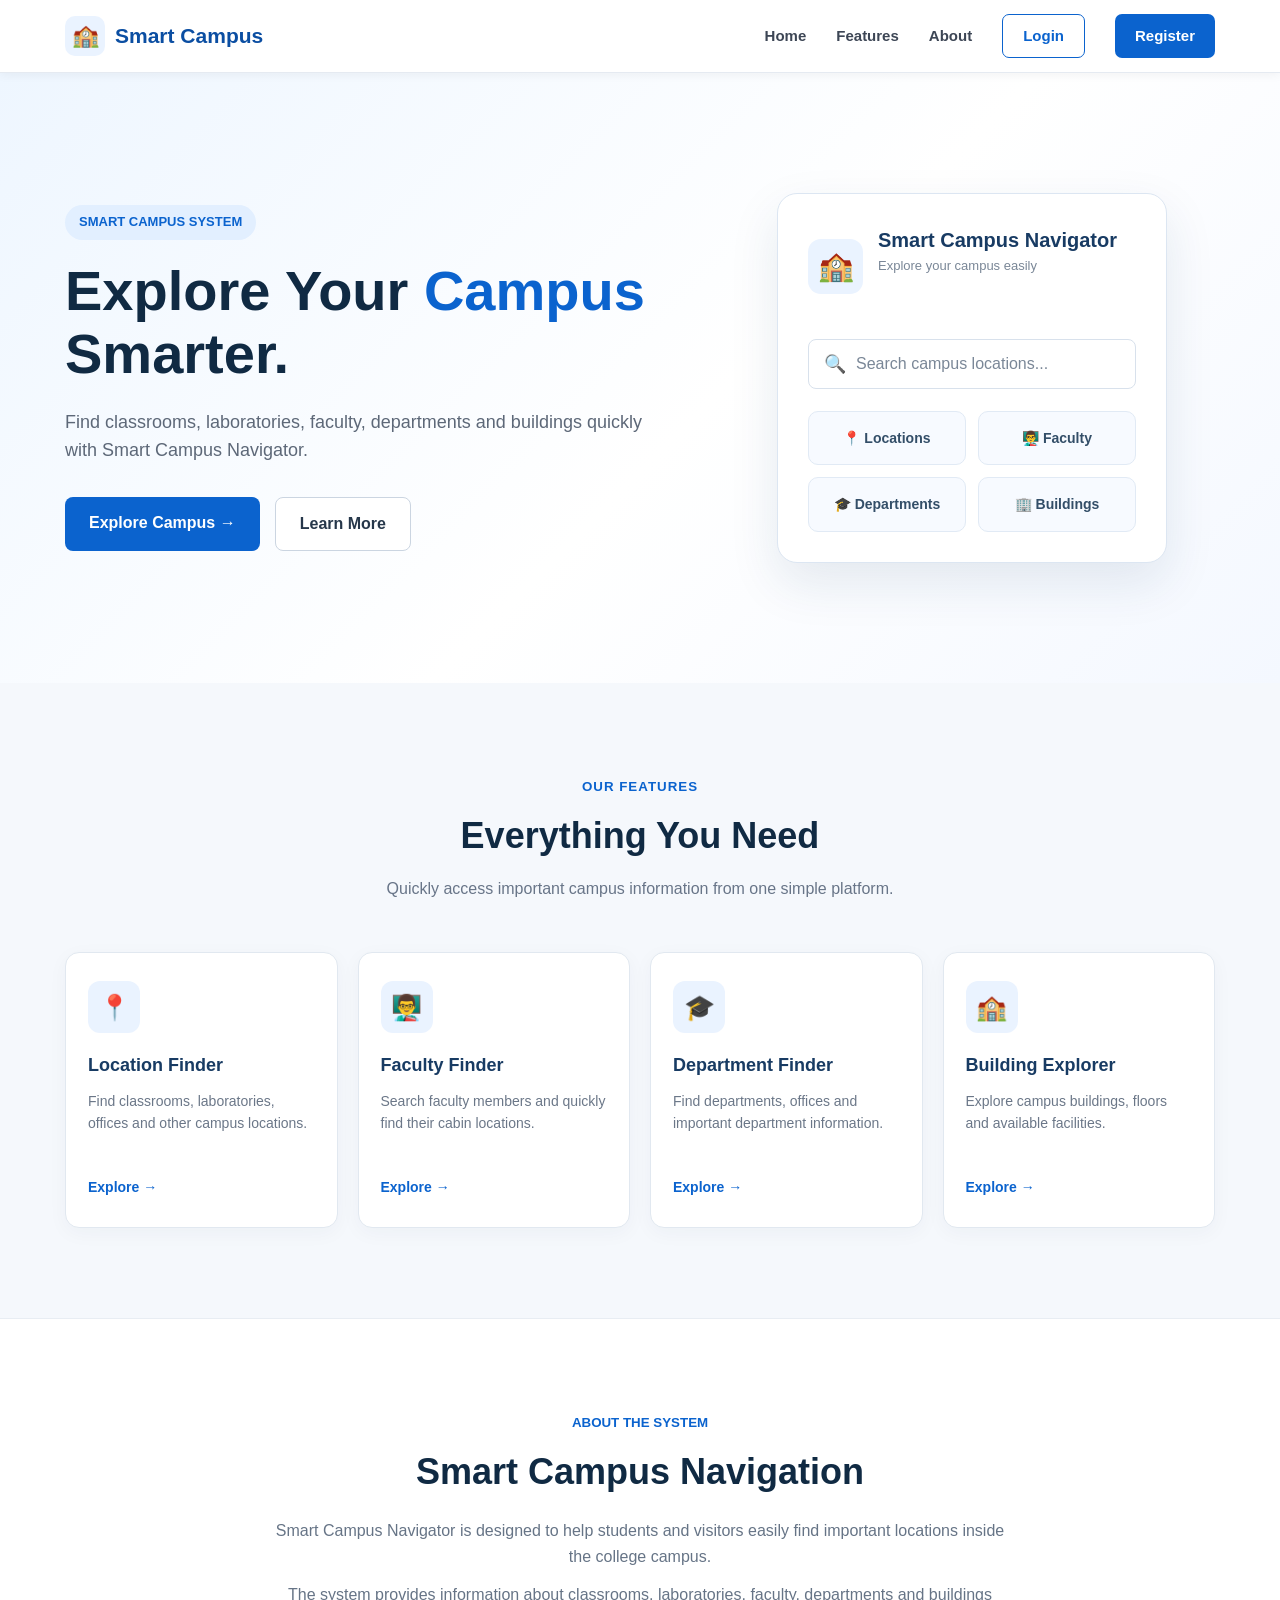
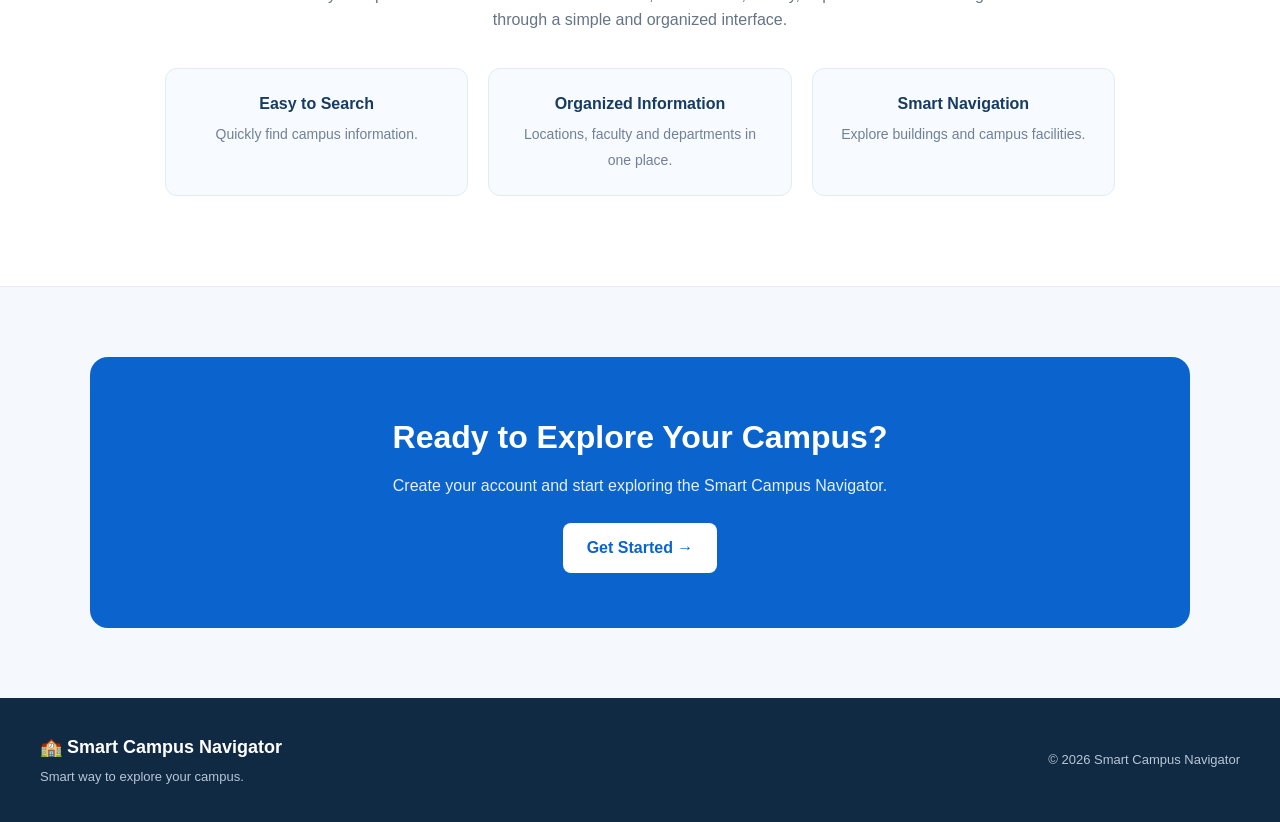
<file: Frontend/index.html>
<!DOCTYPE html>
<html lang="en">

<head>
    <meta charset="UTF-8">
    <meta name="viewport" content="width=device-width, initial-scale=1.0">

    <title>Smart Campus Navigator | VIT Pune</title>

    <meta name="description"
        content="Smart Campus Navigator helps students and visitors find classrooms, laboratories, faculty, departments and buildings quickly.">

    <style>

        * {
            margin: 0;
            padding: 0;
            box-sizing: border-box;
        }

        html {
            scroll-behavior: smooth;
        }

        body {
            font-family: Arial, Helvetica, sans-serif;
            background: #f5f8fc;
            color: #172033;
            line-height: 1.6;
        }

        /* ==============================
           NAVBAR
        ============================== */

        header {
            position: sticky;
            top: 0;
            z-index: 1000;

            background: #ffffff;
            border-bottom: 1px solid #e5eaf1;

            box-shadow: 0 2px 10px rgba(0, 0, 0, 0.05);
        }

        .navbar {
            max-width: 1200px;
            margin: auto;

            height: 72px;

            display: flex;
            align-items: center;
            justify-content: space-between;

            padding: 0 25px;
        }

        .logo {
            display: flex;
            align-items: center;
            gap: 10px;

            text-decoration: none;
            color: #0b4ea2;

            font-size: 21px;
            font-weight: 700;
        }

        .logo-icon {
            width: 40px;
            height: 40px;

            display: flex;
            align-items: center;
            justify-content: center;

            background: #eaf3ff;
            border-radius: 10px;

            font-size: 22px;
        }

        .nav-links {
            display: flex;
            align-items: center;
            gap: 30px;
        }

        .nav-links a {
            text-decoration: none;
            color: #3d4655;

            font-size: 15px;
            font-weight: 600;

            transition: 0.2s;
        }

        .nav-links a:hover {
            color: #0b63ce;
        }

        .login-btn {
            padding: 9px 20px;

            border: 1px solid #0b63ce;
            border-radius: 7px;

            color: #0b63ce !important;
        }

        .login-btn:hover {
            background: #0b63ce;
            color: #ffffff !important;
        }

        .register-btn {
            padding: 10px 20px;

            background: #0b63ce;
            color: #ffffff !important;

            border-radius: 7px;
        }

        .register-btn:hover {
            background: #084f9f;
        }


        /* ==============================
           HERO SECTION
        ============================== */

        .hero {
            background:
                linear-gradient(
                    135deg,
                    #eef6ff 0%,
                    #ffffff 55%,
                    #f4f8ff 100%
                );

            min-height: 610px;

            display: flex;
            align-items: center;
        }

        .hero-container {
            max-width: 1200px;
            width: 100%;

            margin: auto;
            padding: 80px 25px;

            display: grid;
            grid-template-columns: 1.1fr 0.9fr;

            gap: 70px;
            align-items: center;
        }

        .hero-content {
            max-width: 650px;
        }

        .system-label {
            display: inline-block;

            padding: 7px 14px;

            background: #e2efff;
            color: #0b63ce;

            border-radius: 20px;

            font-size: 13px;
            font-weight: 700;

            margin-bottom: 20px;
        }

        .hero h1 {
            font-size: 56px;
            line-height: 1.12;

            color: #102a43;

            margin-bottom: 22px;
        }

        .hero h1 span {
            color: #0b63ce;
        }

        .hero p {
            font-size: 18px;
            color: #5d6878;

            max-width: 600px;

            margin-bottom: 32px;
        }

        .hero-buttons {
            display: flex;
            gap: 15px;

            flex-wrap: wrap;
        }

        .primary-btn,
        .secondary-btn {
            text-decoration: none;

            padding: 13px 24px;

            border-radius: 8px;

            font-weight: 600;

            transition: 0.2s;
        }

        .primary-btn {
            background: #0b63ce;
            color: white;
        }

        .primary-btn:hover {
            background: #084f9f;
            transform: translateY(-1px);
        }

        .secondary-btn {
            border: 1px solid #cbd5e1;
            color: #26374a;
            background: white;
        }

        .secondary-btn:hover {
            border-color: #0b63ce;
            color: #0b63ce;
        }


        /* ==============================
           HERO VISUAL
        ============================== */

        .hero-visual {
            display: flex;
            justify-content: center;
        }

        .campus-card {
            width: 390px;
            min-height: 350px;

            background: #ffffff;

            border: 1px solid #dce6f2;
            border-radius: 20px;

            padding: 30px;

            box-shadow: 0 20px 50px rgba(20, 60, 100, 0.10);
        }

        .campus-card-header {
            display: flex;
            align-items: center;
            gap: 15px;

            margin-bottom: 30px;
        }

        .campus-icon {
            width: 55px;
            height: 55px;

            display: flex;
            align-items: center;
            justify-content: center;

            background: #eaf3ff;

            border-radius: 13px;

            font-size: 29px;
        }

        .campus-card-header h3 {
            color: #183b63;
            font-size: 20px;
        }

        .campus-card-header p {
            font-size: 13px;
            color: #7a8797;
        }

        .search-box {
            height: 50px;

            border: 1px solid #d8e1ec;
            border-radius: 8px;

            display: flex;
            align-items: center;

            padding: 0 15px;

            color: #7a8797;

            margin-bottom: 22px;
        }

        .search-box span {
            margin-right: 10px;
            font-size: 18px;
        }

        .campus-options {
            display: grid;
            grid-template-columns: 1fr 1fr;

            gap: 12px;
        }

        .campus-option {
            padding: 15px;

            background: #f7faff;

            border: 1px solid #e1eaf5;
            border-radius: 10px;

            text-align: center;

            font-size: 14px;
            font-weight: 600;

            color: #334e68;
        }


        /* ==============================
           FEATURES
        ============================== */

        .section {
            max-width: 1200px;

            margin: auto;

            padding: 90px 25px;
        }

        .section-heading {
            text-align: center;

            margin-bottom: 50px;
        }

        .section-heading small {
            color: #0b63ce;

            font-weight: 700;

            text-transform: uppercase;

            letter-spacing: 1px;
        }

        .section-heading h2 {
            font-size: 36px;

            color: #102a43;

            margin-top: 8px;
        }

        .section-heading p {
            color: #687588;

            max-width: 650px;

            margin: 12px auto 0;
        }

        .features-grid {
            display: grid;

            grid-template-columns: repeat(4, 1fr);

            gap: 20px;
        }

        .feature-card {
            background: white;

            padding: 28px 22px;

            border: 1px solid #e1e8f0;
            border-radius: 14px;

            transition: 0.25s;

            box-shadow: 0 5px 20px rgba(20, 50, 80, 0.04);
        }

        .feature-card:hover {
            transform: translateY(-5px);

            border-color: #b9d6f7;

            box-shadow: 0 15px 30px rgba(20, 70, 120, 0.08);
        }

        .feature-icon {
            width: 52px;
            height: 52px;

            display: flex;
            align-items: center;
            justify-content: center;

            background: #eaf3ff;

            border-radius: 12px;

            font-size: 25px;

            margin-bottom: 18px;
        }

        .feature-card h3 {
            font-size: 18px;

            color: #183b63;

            margin-bottom: 10px;
        }

        .feature-card p {
            font-size: 14px;

            color: #6b7788;

            min-height: 68px;
        }

        .feature-link {
            display: inline-block;

            margin-top: 18px;

            text-decoration: none;

            color: #0b63ce;

            font-size: 14px;

            font-weight: 700;
        }


        /* ==============================
           ABOUT
        ============================== */

        .about-section {
            background: #ffffff;

            border-top: 1px solid #e8edf3;
            border-bottom: 1px solid #e8edf3;
        }

        .about-container {
            max-width: 1000px;

            margin: auto;

            padding: 90px 25px;

            text-align: center;
        }

        .about-container h2 {
            font-size: 36px;

            color: #102a43;

            margin: 8px 0 18px;
        }

        .about-container > p {
            max-width: 750px;

            margin: auto;

            color: #667486;

            font-size: 16px;
        }

        .about-points {
            margin-top: 35px;

            display: grid;

            grid-template-columns: repeat(3, 1fr);

            gap: 20px;
        }

        .about-point {
            padding: 22px;

            background: #f7faff;

            border: 1px solid #e1eaf5;

            border-radius: 12px;
        }

        .about-point strong {
            display: block;

            color: #173b62;

            margin-bottom: 5px;
        }

        .about-point span {
            color: #718096;

            font-size: 14px;
        }


        /* ==============================
           CTA
        ============================== */

        .cta {
            max-width: 1100px;

            margin: 70px auto;

            padding: 55px 30px;

            background: #0b63ce;

            border-radius: 18px;

            text-align: center;

            color: white;
        }

        .cta h2 {
            font-size: 32px;

            margin-bottom: 10px;
        }

        .cta p {
            opacity: 0.9;

            margin-bottom: 25px;
        }

        .cta a {
            display: inline-block;

            padding: 12px 24px;

            background: white;

            color: #0b63ce;

            border-radius: 8px;

            text-decoration: none;

            font-weight: 700;
        }


        /* ==============================
           FOOTER
        ============================== */

        footer {
            background: #102a43;

            color: white;

            padding: 35px 25px;
        }

        .footer-container {
            max-width: 1200px;

            margin: auto;

            display: flex;

            justify-content: space-between;

            align-items: center;

            gap: 20px;
        }

        .footer-brand {
            font-size: 18px;

            font-weight: 700;
        }

        .footer-text {
            color: #b8c6d6;

            font-size: 13px;

            margin-top: 5px;
        }

        .copyright {
            color: #b8c6d6;

            font-size: 13px;
        }


        /* ==============================
           RESPONSIVE
        ============================== */

        @media (max-width: 900px) {

            .nav-links {
                gap: 15px;
            }

            .hero-container {
                grid-template-columns: 1fr;

                text-align: center;
            }

            .hero-content {
                margin: auto;
            }

            .hero-buttons {
                justify-content: center;
            }

            .hero-visual {
                margin-top: 10px;
            }

            .features-grid {
                grid-template-columns: repeat(2, 1fr);
            }

        }

        @media (max-width: 650px) {

            .navbar {
                height: auto;

                padding: 15px 18px;

                flex-direction: column;

                gap: 15px;
            }

            .nav-links {
                flex-wrap: wrap;

                justify-content: center;

                gap: 15px;
            }

            .hero {
                min-height: auto;
            }

            .hero-container {
                padding: 60px 20px;
            }

            .hero h1 {
                font-size: 40px;
            }

            .hero p {
                font-size: 16px;
            }

            .campus-card {
                width: 100%;
            }

            .features-grid {
                grid-template-columns: 1fr;
            }

            .about-points {
                grid-template-columns: 1fr;
            }

            .section {
                padding: 65px 20px;
            }

            .section-heading h2,
            .about-container h2 {
                font-size: 30px;
            }

            .footer-container {
                flex-direction: column;

                text-align: center;
            }

        }

    </style>

</head>


<body>


    <!-- ==============================
         NAVBAR
    ============================== -->

    <header>

        <nav class="navbar">

            <a href="index.html" class="logo">

                <span class="logo-icon">🏫</span>

                <span>Smart Campus</span>

            </a>


            <div class="nav-links">

                <a href="index.html">
                    Home
                </a>

                <a href="#features">
                    Features
                </a>

                <a href="#about">
                    About
                </a>

                <a href="login.html" class="login-btn">
                    Login
                </a>

                <a href="register.html" class="register-btn">
                    Register
                </a>

            </div>

        </nav>

    </header>



    <!-- ==============================
         HERO
    ============================== -->

    <main>

        <section class="hero">

            <div class="hero-container">


                <div class="hero-content">

                    <span class="system-label">
                        SMART CAMPUS SYSTEM
                    </span>


                    <h1>
                        Explore Your
                        <span>Campus</span>
                        Smarter.
                    </h1>


                    <p>
                        Find classrooms, laboratories, faculty,
                        departments and buildings quickly with
                        Smart Campus Navigator.
                    </p>


                    <div class="hero-buttons">

                        <a href="register.html" class="primary-btn">
                            Explore Campus →
                        </a>

                        <a href="#about" class="secondary-btn">
                            Learn More
                        </a>

                    </div>

                </div>



                <!-- HERO CARD -->

                <div class="hero-visual">

                    <div class="campus-card">


                        <div class="campus-card-header">

                            <div class="campus-icon">
                                🏫
                            </div>

                            <div>

                                <h3>
                                    Smart Campus Navigator
                                </h3>

                                <p>
                                    Explore your campus easily
                                </p>

                            </div>

                        </div>


                        <div class="search-box">

                            <span>🔍</span>

                            Search campus locations...

                        </div>


                        <div class="campus-options">

                            <div class="campus-option">
                                📍 Locations
                            </div>

                            <div class="campus-option">
                                👨‍🏫 Faculty
                            </div>

                            <div class="campus-option">
                                🎓 Departments
                            </div>

                            <div class="campus-option">
                                🏢 Buildings
                            </div>

                        </div>

                    </div>

                </div>

            </div>

        </section>



        <!-- ==============================
             FEATURES
        ============================== -->

        <section class="section" id="features">

            <div class="section-heading">

                <small>
                    Our Features
                </small>

                <h2>
                    Everything You Need
                </h2>

                <p>
                    Quickly access important campus information
                    from one simple platform.
                </p>

            </div>



            <div class="features-grid">


                <!-- LOCATION -->

                <div class="feature-card">

                    <div class="feature-icon">
                        📍
                    </div>

                    <h3>
                        Location Finder
                    </h3>

                    <p>
                        Find classrooms, laboratories,
                        offices and other campus locations.
                    </p>

                    <a href="login.html" class="feature-link">
                        Explore →
                    </a>

                </div>



                <!-- FACULTY -->

                <div class="feature-card">

                    <div class="feature-icon">
                        👨‍🏫
                    </div>

                    <h3>
                        Faculty Finder
                    </h3>

                    <p>
                        Search faculty members and quickly
                        find their cabin locations.
                    </p>

                    <a href="login.html" class="feature-link">
                        Explore →
                    </a>

                </div>



                <!-- DEPARTMENT -->

                <div class="feature-card">

                    <div class="feature-icon">
                        🎓
                    </div>

                    <h3>
                        Department Finder
                    </h3>

                    <p>
                        Find departments, offices and important
                        department information.
                    </p>

                    <a href="login.html" class="feature-link">
                        Explore →
                    </a>

                </div>



                <!-- BUILDING -->

                <div class="feature-card">

                    <div class="feature-icon">
                        🏫
                    </div>

                    <h3>
                        Building Explorer
                    </h3>

                    <p>
                        Explore campus buildings, floors
                        and available facilities.
                    </p>

                    <a href="login.html" class="feature-link">
                        Explore →
                    </a>

                </div>


            </div>

        </section>



        <!-- ==============================
             ABOUT
        ============================== -->

        <section class="about-section" id="about">

            <div class="about-container">

                <small style="color:#0b63ce;font-weight:700;">
                    ABOUT THE SYSTEM
                </small>

                <h2>
                    Smart Campus Navigation
                </h2>

                <p>
                    Smart Campus Navigator is designed to help
                    students and visitors easily find important
                    locations inside the college campus.
                </p>

                <p style="margin-top:12px;">
                    The system provides information about
                    classrooms, laboratories, faculty,
                    departments and buildings through a
                    simple and organized interface.
                </p>



                <div class="about-points">

                    <div class="about-point">

                        <strong>
                            Easy to Search
                        </strong>

                        <span>
                            Quickly find campus information.
                        </span>

                    </div>


                    <div class="about-point">

                        <strong>
                            Organized Information
                        </strong>

                        <span>
                            Locations, faculty and departments
                            in one place.
                        </span>

                    </div>


                    <div class="about-point">

                        <strong>
                            Smart Navigation
                        </strong>

                        <span>
                            Explore buildings and campus facilities.
                        </span>

                    </div>

                </div>

            </div>

        </section>



        <!-- ==============================
             CTA
        ============================== -->

        <section class="cta">

            <h2>
                Ready to Explore Your Campus?
            </h2>

            <p>
                Create your account and start exploring
                the Smart Campus Navigator.
            </p>

            <a href="register.html">
                Get Started →
            </a>

        </section>


    </main>



    <!-- ==============================
         FOOTER
    ============================== -->

    <footer>

        <div class="footer-container">


            <div>

                <div class="footer-brand">
                    🏫 Smart Campus Navigator
                </div>

                <div class="footer-text">
                    Smart way to explore your campus.
                </div>

            </div>


            <div class="copyright">
                © 2026 Smart Campus Navigator
            </div>


        </div>

    </footer>


</body>

</html>
</file>
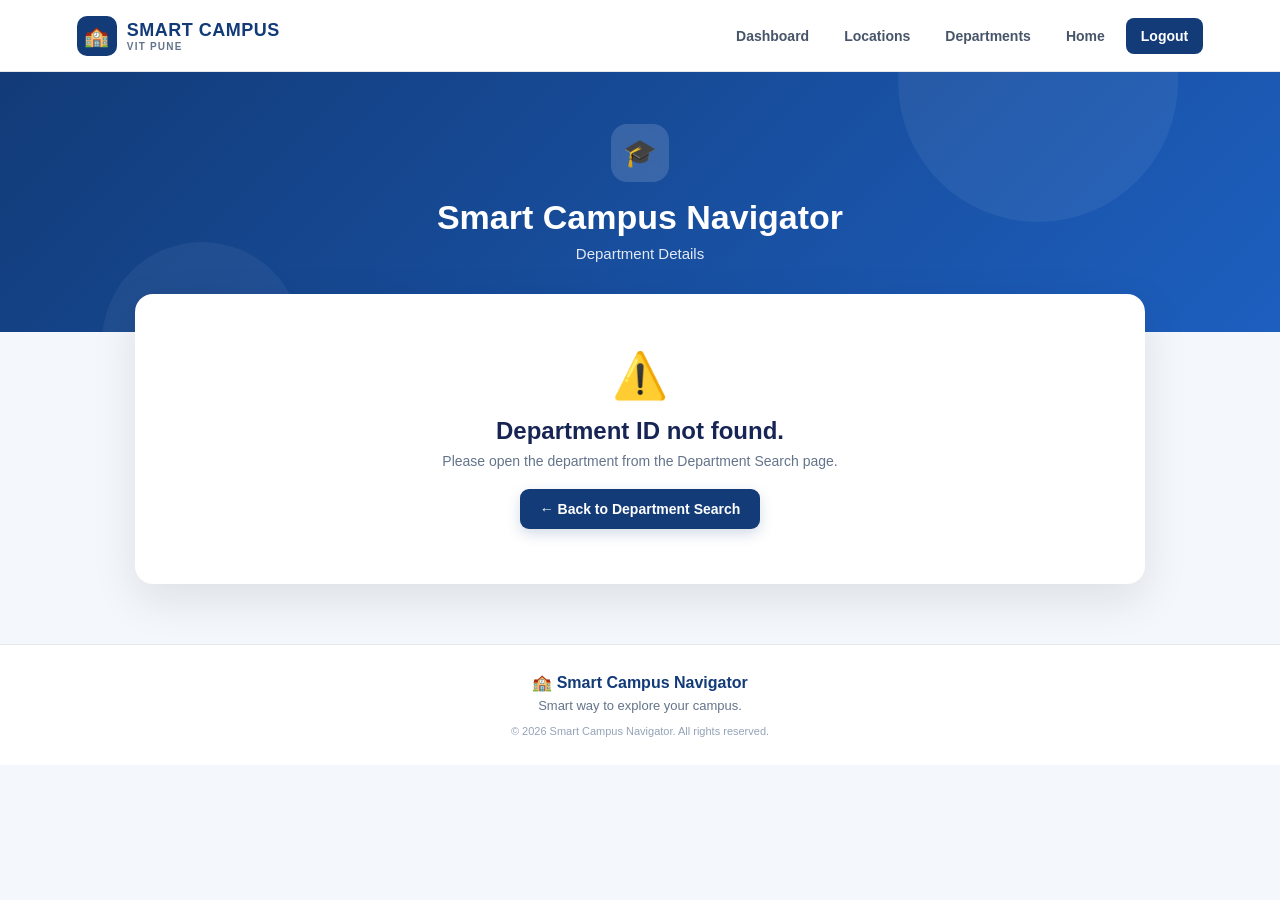
<file: Frontend/department-details.html>
<!DOCTYPE html>
<html lang="en">

<head>

    <meta charset="UTF-8">

    <meta
        name="viewport"
        content="width=device-width, initial-scale=1.0"
    >

    <title>
        Department Details | Smart Campus Navigator
    </title>

    <style>

        * {
            margin: 0;
            padding: 0;
            box-sizing: border-box;
            font-family: Arial, Helvetica, sans-serif;
        }

        body {
            min-height: 100vh;
            background: #f4f7fb;
            color: #1f2937;
        }

        /* ================= NAVBAR ================= */

        .navbar {
            height: 72px;
            background: #ffffff;
            border-bottom: 1px solid #e5e7eb;

            display: flex;
            align-items: center;
            justify-content: space-between;

            padding: 0 6%;

            position: sticky;
            top: 0;
            z-index: 1000;
        }

        .brand {
            display: flex;
            align-items: center;
            gap: 10px;

            text-decoration: none;
            color: #123b78;
        }

        .brand-icon {
            width: 40px;
            height: 40px;

            border-radius: 10px;

            background: #123b78;

            display: flex;
            align-items: center;
            justify-content: center;

            font-size: 20px;
        }

        .brand-text {
            display: flex;
            flex-direction: column;
        }

        .brand-title {
            font-size: 18px;
            font-weight: 800;
            letter-spacing: 0.5px;
        }

        .brand-subtitle {
            font-size: 10px;
            color: #64748b;

            letter-spacing: 1.2px;
            font-weight: 600;
        }

        .nav-links {
            display: flex;
            align-items: center;
            gap: 7px;
        }

        .nav-links a {
            text-decoration: none;

            color: #475569;

            font-size: 14px;
            font-weight: 600;

            padding: 10px 14px;

            border-radius: 8px;

            transition: 0.25s ease;
        }

        .nav-links a:hover {
            background: #eef4ff;
            color: #123b78;
        }

        .logout-btn {
            border: none;

            background: #123b78;
            color: white;

            padding: 10px 15px;

            border-radius: 8px;

            font-size: 14px;
            font-weight: 600;

            cursor: pointer;

            transition: 0.25s ease;
        }

        .logout-btn:hover {
            background: #0d2f63;
        }

        /* ================= HERO ================= */

        .hero {
            background:
                linear-gradient(
                    135deg,
                    #123b78,
                    #1d5fbf
                );

            padding: 52px 20px 70px;

            text-align: center;

            color: white;

            position: relative;

            overflow: hidden;
        }

        .hero::before {
            content: "";

            position: absolute;

            width: 280px;
            height: 280px;

            border-radius: 50%;

            background:
                rgba(
                    255,
                    255,
                    255,
                    0.06
                );

            top: -130px;
            right: 8%;
        }

        .hero::after {
            content: "";

            position: absolute;

            width: 200px;
            height: 200px;

            border-radius: 50%;

            background:
                rgba(
                    255,
                    255,
                    255,
                    0.05
                );

            bottom: -110px;
            left: 8%;
        }

        .hero-content {
            position: relative;
            z-index: 2;
        }

        .hero-icon {
            width: 58px;
            height: 58px;

            margin: 0 auto 16px;

            border-radius: 16px;

            background:
                rgba(
                    255,
                    255,
                    255,
                    0.15
                );

            display: flex;
            align-items: center;
            justify-content: center;

            font-size: 27px;

            backdrop-filter: blur(5px);
        }

        .hero h1 {
            font-size: 34px;
            font-weight: 800;

            margin-bottom: 8px;
        }

        .hero p {
            font-size: 15px;
            opacity: 0.88;
        }

        /* ================= MAIN ================= */

        .main-container {
            max-width: 1050px;

            margin: -38px auto 60px;

            padding: 0 20px;

            position: relative;

            z-index: 5;
        }

        /* ================= CARD ================= */

        .details-card {
            background: white;

            border-radius: 18px;

            box-shadow:
                0 15px 45px
                rgba(
                    15,
                    23,
                    42,
                    0.10
                );

            overflow: hidden;

            animation:
                fadeUp 0.5s ease;
        }

        /* ================= CARD HEADER ================= */

        .card-header {
            padding: 30px 32px;

            display: flex;
            align-items: center;

            gap: 18px;
        }

        .department-icon {
            width: 62px;
            height: 62px;

            border-radius: 15px;

            background: #eef4ff;

            color: #1754a6;

            display: flex;
            align-items: center;
            justify-content: center;

            font-size: 29px;

            flex-shrink: 0;
        }

        .detail-label {
            color: #64748b;

            font-size: 12px;

            font-weight: 700;

            letter-spacing: 0.7px;

            margin-bottom: 5px;
        }

        .card-header h2 {
            color: #172554;

            font-size: 25px;

            margin-bottom: 8px;

            line-height: 1.3;
        }

        .department-badge {
            display: inline-block;

            background: #eaf2ff;

            color: #1754a6;

            padding: 6px 12px;

            border-radius: 20px;

            font-size: 12px;

            font-weight: 700;
        }

        .divider {
            height: 1px;

            background: #edf0f5;

            margin: 0 32px;
        }

        /* ================= INFO GRID ================= */

        .info-grid {
            padding: 30px 32px;

            display: grid;

            grid-template-columns:
                repeat(3, 1fr);

            gap: 18px;
        }

        .info-box {
            background: #f8fafc;

            border: 1px solid #e8edf3;

            border-radius: 12px;

            padding: 18px;

            display: flex;

            align-items: flex-start;

            gap: 13px;

            transition: 0.25s ease;
        }

        .info-box:hover {
            transform: translateY(-2px);

            border-color: #cbdcf5;

            box-shadow:
                0 5px 15px
                rgba(
                    15,
                    23,
                    42,
                    0.05
                );
        }

        .info-icon {
            font-size: 21px;
        }

        .info-label {
            color: #64748b;

            font-size: 12px;

            font-weight: 700;

            text-transform: uppercase;

            letter-spacing: 0.4px;

            margin-bottom: 6px;
        }

        .info-value {
            color: #172554;

            font-size: 14px;

            font-weight: 700;

            line-height: 1.5;

            word-break: break-word;
        }

        /* ================= DESCRIPTION ================= */

        .description-box {
            margin: 0 32px 20px;

            padding: 22px;

            border-radius: 13px;

            background: #f8fafc;

            border: 1px solid #e8edf3;
        }

        .description-box h3 {
            color: #172554;

            font-size: 16px;

            margin-bottom: 8px;
        }

        .description-box p {
            color: #475569;

            font-size: 14px;

            line-height: 1.7;
        }

        /* ================= LOCATION ================= */

        .location-box {
            margin: 0 32px 28px;

            padding: 22px;

            border-radius: 13px;

            background: #f8fafc;

            border: 1px solid #e8edf3;
        }

        .location-box h3 {
            color: #172554;

            font-size: 16px;

            margin-bottom: 8px;
        }

        .location-box p {
            color: #475569;

            font-size: 14px;

            line-height: 1.7;
        }

        /* ================= ACTIONS ================= */

        .actions {
            padding: 0 32px 32px;

            display: flex;

            justify-content: flex-end;

            gap: 12px;

            flex-wrap: wrap;
        }

        .btn {
            display: inline-flex;

            align-items: center;
            justify-content: center;

            gap: 8px;

            padding: 12px 20px;

            border-radius: 9px;

            text-decoration: none;

            font-size: 14px;

            font-weight: 700;

            transition: 0.25s ease;
        }

        .btn-primary {
            background: #123b78;

            color: white;

            box-shadow:
                0 5px 14px
                rgba(
                    18,
                    59,
                    120,
                    0.18
                );
        }

        .btn-primary:hover {
            background: #0d2f63;

            transform: translateY(-2px);
        }

        .btn-secondary {
            background: #f1f5f9;

            color: #334155;

            border: 1px solid #e2e8f0;
        }

        .btn-secondary:hover {
            background: #e2e8f0;

            transform: translateY(-2px);
        }

        /* ================= ERROR ================= */

        .error-card {
            padding: 55px 25px;

            text-align: center;
        }

        .error-icon {
            font-size: 45px;

            margin-bottom: 15px;
        }

        .error-card h2 {
            color: #172554;

            margin-bottom: 8px;
        }

        .error-card p {
            color: #64748b;

            font-size: 14px;

            margin-bottom: 20px;
        }

        /* ================= FOOTER ================= */

        footer {
            background: #ffffff;

            border-top: 1px solid #e5e7eb;

            padding: 28px 20px;

            text-align: center;
        }

        .footer-title {
            color: #123b78;

            font-size: 16px;

            font-weight: 800;

            margin-bottom: 6px;
        }

        .footer-text {
            color: #64748b;

            font-size: 13px;
        }

        .copyright {
            margin-top: 12px;

            color: #94a3b8;

            font-size: 11px;
        }

        /* ================= ANIMATION ================= */

        @keyframes fadeUp {

            from {
                opacity: 0;
                transform: translateY(15px);
            }

            to {
                opacity: 1;
                transform: translateY(0);
            }

        }

        /* ================= RESPONSIVE ================= */

        @media (max-width: 850px) {

            .info-grid {
                grid-template-columns:
                    repeat(2, 1fr);
            }

            .navbar {
                padding: 0 20px;
            }

            .nav-links {
                gap: 2px;
            }

            .nav-links a {
                padding: 8px 9px;
                font-size: 12px;
            }

        }

        @media (max-width: 600px) {

            .navbar {
                height: auto;

                padding: 14px 18px;

                flex-wrap: wrap;

                gap: 12px;
            }

            .nav-links {
                width: 100%;

                justify-content: center;

                flex-wrap: wrap;
            }

            .brand-subtitle {
                display: none;
            }

            .hero {
                padding: 45px 20px 65px;
            }

            .hero h1 {
                font-size: 26px;
            }

            .hero p {
                font-size: 13px;
            }

            .main-container {
                padding: 0 14px;
            }

            .card-header {
                padding: 23px;
            }

            .card-header h2 {
                font-size: 21px;
            }

            .divider {
                margin: 0 23px;
            }

            .info-grid {
                padding: 23px;

                grid-template-columns: 1fr;
            }

            .description-box,
            .location-box {
                margin-left: 23px;
                margin-right: 23px;
            }

            .actions {
                padding:
                    0 23px 23px;

                flex-direction: column;
            }

            .btn {
                width: 100%;
            }

        }

    </style>

</head>


<body>


    <!-- ================= NAVBAR ================= -->

    <nav class="navbar">

        <a
            href="dashboard.html"
            class="brand"
        >

            <div class="brand-icon">
                🏫
            </div>

            <div class="brand-text">

                <span class="brand-title">
                    SMART CAMPUS
                </span>

                <span class="brand-subtitle">
                    VIT PUNE
                </span>

            </div>

        </a>


        <div class="nav-links">

            <a href="dashboard.html">
                Dashboard
            </a>

            <a href="search.html?type=location">
                Locations
            </a>

            <a href="search.html?type=department">
                Departments
            </a>

            <a href="index.html">
                Home
            </a>

            <button
                class="logout-btn"
                id="logoutButton"
            >
                Logout
            </button>

        </div>

    </nav>



    <!-- ================= HERO ================= -->

    <section class="hero">

        <div class="hero-content">

            <div class="hero-icon">
                🎓
            </div>

            <h1>
                Smart Campus Navigator
            </h1>

            <p>
                Department Details
            </p>

        </div>

    </section>



    <!-- ================= MAIN ================= -->

    <main class="main-container">

        <div
            class="details-card"
            id="departmentDetails"
        >

            <div class="error-card">

                <div>
                    Loading department details...
                </div>

            </div>

        </div>

    </main>



    <!-- ================= FOOTER ================= -->

    <footer>

        <div class="footer-title">
            🏫 Smart Campus Navigator
        </div>

        <div class="footer-text">
            Smart way to explore your campus.
        </div>

        <div class="copyright">
            © 2026 Smart Campus Navigator.
            All rights reserved.
        </div>

    </footer>



    <!-- ================= JAVASCRIPT ================= -->

    <script>

        // ==========================================
        // API URL
        // ==========================================

        const API_URL =
            "http://127.0.0.1:8080/api/departments";


        // ==========================================
        // GET DEPARTMENT ID
        // ==========================================

        const urlParams =
            new URLSearchParams(
                window.location.search
            );

        const departmentId =
            urlParams.get("id");


        // ==========================================
        // CONTAINER
        // ==========================================

        const container =
            document.getElementById(
                "departmentDetails"
            );


        // ==========================================
        // LOGOUT
        // ==========================================

        document
            .getElementById("logoutButton")
            .addEventListener(
                "click",
                function()
                {

                    localStorage.removeItem(
                        "isLoggedIn"
                    );

                    localStorage.removeItem(
                        "loggedInUserName"
                    );

                    localStorage.removeItem(
                        "smartCampusUser"
                    );

                    window.location.href =
                        "login.html";

                }
            );


        // ==========================================
        // ESCAPE HTML
        // ==========================================

        function escapeHTML(value)
        {

            if (
                value === null ||
                value === undefined
            )
            {
                return "";
            }

            return String(value)
                .replace(/&/g, "&amp;")
                .replace(/</g, "&lt;")
                .replace(/>/g, "&gt;")
                .replace(/"/g, "&quot;")
                .replace(/'/g, "&#039;");

        }


        // ==========================================
        // LOAD DEPARTMENT
        // ==========================================

        async function loadDepartmentDetails()
        {

            try
            {

                // ==============================
                // CHECK ID
                // ==============================

                if (!departmentId)
                {

                    showError(
                        "Department ID not found.",
                        "Please open the department from the Department Search page."
                    );

                    return;

                }


                // ==============================
                // FETCH API
                // ==============================

                const response =
                    await fetch(
                        API_URL +
                        "?t=" +
                        Date.now()
                    );


                if (!response.ok)
                {

                    throw new Error(
                        "Backend response error: " +
                        response.status
                    );

                }


                // ==============================
                // JSON
                // ==============================

                const data =
                    await response.json();


                console.log(
                    "Department API Data:",
                    data
                );


                // ==============================
                // CHECK ARRAY
                // ==============================

                if (
                    !data ||
                    !Array.isArray(
                        data.departments
                    )
                )
                {

                    throw new Error(
                        "Invalid department API response"
                    );

                }


                // ==============================
                // FIND DEPARTMENT
                // ==============================

                const department =
                    data.departments.find(
                        function(item)
                        {

                            return (
                                String(item.id)
                                    .trim()
                                ===
                                String(departmentId)
                                    .trim()
                            );

                        }
                    );


                // ==============================
                // NOT FOUND
                // ==============================

                if (!department)
                {

                    showError(
                        "Department Not Found",
                        "The requested department could not be found."
                    );

                    return;

                }


                // ==============================
                // DISPLAY
                // ==============================

                displayDepartment(
                    department
                );

            }

            catch (error)
            {

                console.error(
                    "Department Error:",
                    error
                );


                showError(
                    "Unable to Load Department",
                    "Please make sure the C++ backend server is running."
                );

            }

        }


        // ==========================================
        // DISPLAY DEPARTMENT
        // ==========================================

        function displayDepartment(
            department
        )
        {

            container.innerHTML = `

                <div class="card-header">

                    <div class="department-icon">
                        🎓
                    </div>

                    <div>

                        <div class="detail-label">
                            DEPARTMENT DETAILS
                        </div>

                        <h2>
                            ${escapeHTML(
                                department.name
                            )}
                        </h2>

                        <span class="department-badge">

                            ${escapeHTML(
                                department.shortName ||
                                "Department"
                            )}

                        </span>

                    </div>

                </div>


                <div class="divider">
                </div>


                <div class="info-grid">


                    <!-- DEPARTMENT ID -->

                    <div class="info-box">

                        <div class="info-icon">
                            🆔
                        </div>

                        <div>

                            <div class="info-label">
                                Department ID
                            </div>

                            <div class="info-value">
                                ${escapeHTML(
                                    department.id
                                )}
                            </div>

                        </div>

                    </div>


                    <!-- SHORT NAME -->

                    <div class="info-box">

                        <div class="info-icon">
                            🏷️
                        </div>

                        <div>

                            <div class="info-label">
                                Short Name
                            </div>

                            <div class="info-value">

                                ${escapeHTML(
                                    department.shortName ||
                                    "N/A"
                                )}

                            </div>

                        </div>

                    </div>


                    <!-- BUILDING -->

                    <div class="info-box">

                        <div class="info-icon">
                            🏢
                        </div>

                        <div>

                            <div class="info-label">
                                Building
                            </div>

                            <div class="info-value">

                                ${escapeHTML(
                                    department.building ||
                                    "N/A"
                                )}

                            </div>

                        </div>

                    </div>


                    <!-- FLOOR -->

                    <div class="info-box">

                        <div class="info-icon">
                            📶
                        </div>

                        <div>

                            <div class="info-label">
                                Floor
                            </div>

                            <div class="info-value">

                                ${escapeHTML(
                                    department.floor ??
                                    "N/A"
                                )}

                            </div>

                        </div>

                    </div>


                    <!-- HOD -->

                    <div class="info-box">

                        <div class="info-icon">
                            👨‍💼
                        </div>

                        <div>

                            <div class="info-label">
                                HOD
                            </div>

                            <div class="info-value">

                                ${escapeHTML(
                                    department.hod ||
                                    "Not Assigned"
                                )}

                            </div>

                        </div>

                    </div>


                    <!-- DEPARTMENT -->

                    <div class="info-box">

                        <div class="info-icon">
                            🏛️
                        </div>

                        <div>

                            <div class="info-label">
                                Department
                            </div>

                            <div class="info-value">

                                ${escapeHTML(
                                    department.shortName ||
                                    "N/A"
                                )}

                            </div>

                        </div>

                    </div>


                </div>


                <!-- DESCRIPTION -->

                <div class="description-box">

                    <h3>
                        📝 Description
                    </h3>

                    <p>

                        ${escapeHTML(
                            department.description ||
                            "No description available."
                        )}

                    </p>

                </div>


                <!-- LOCATION -->

                <div class="location-box">

                    <h3>
                        📍 Department Location
                    </h3>

                    <p>

                        ${escapeHTML(
                            department.name
                        )}

                        is located in Building

                        ${escapeHTML(
                            department.building ||
                            "N/A"
                        )},

                        Floor

                        ${escapeHTML(
                            department.floor ??
                            "N/A"
                        )}.

                    </p>

                </div>


                <!-- ACTIONS -->

                <div class="actions">

                    <a
                        href="search.html?type=department"
                        class="btn btn-secondary"
                    >
                        ← Back to Department Search
                    </a>


                    <a
                        href="navigation.html?type=department&id=${encodeURIComponent(
                            department.id
                        )}"
                        class="btn btn-primary"
                    >
                        🧭 Navigate
                    </a>

                </div>

            `;

        }


        // ==========================================
        // ERROR
        // ==========================================

        function showError(
            title,
            message
        )
        {

            container.innerHTML = `

                <div class="error-card">

                    <div class="error-icon">
                        ⚠️
                    </div>

                    <h2>
                        ${escapeHTML(title)}
                    </h2>

                    <p>
                        ${escapeHTML(message)}
                    </p>

                    <a
                        href="search.html?type=department"
                        class="btn btn-primary"
                    >
                        ← Back to Department Search
                    </a>

                </div>

            `;

        }


        // ==========================================
        // START
        // ==========================================

        loadDepartmentDetails();

    </script>

</body>

</html>
</file>
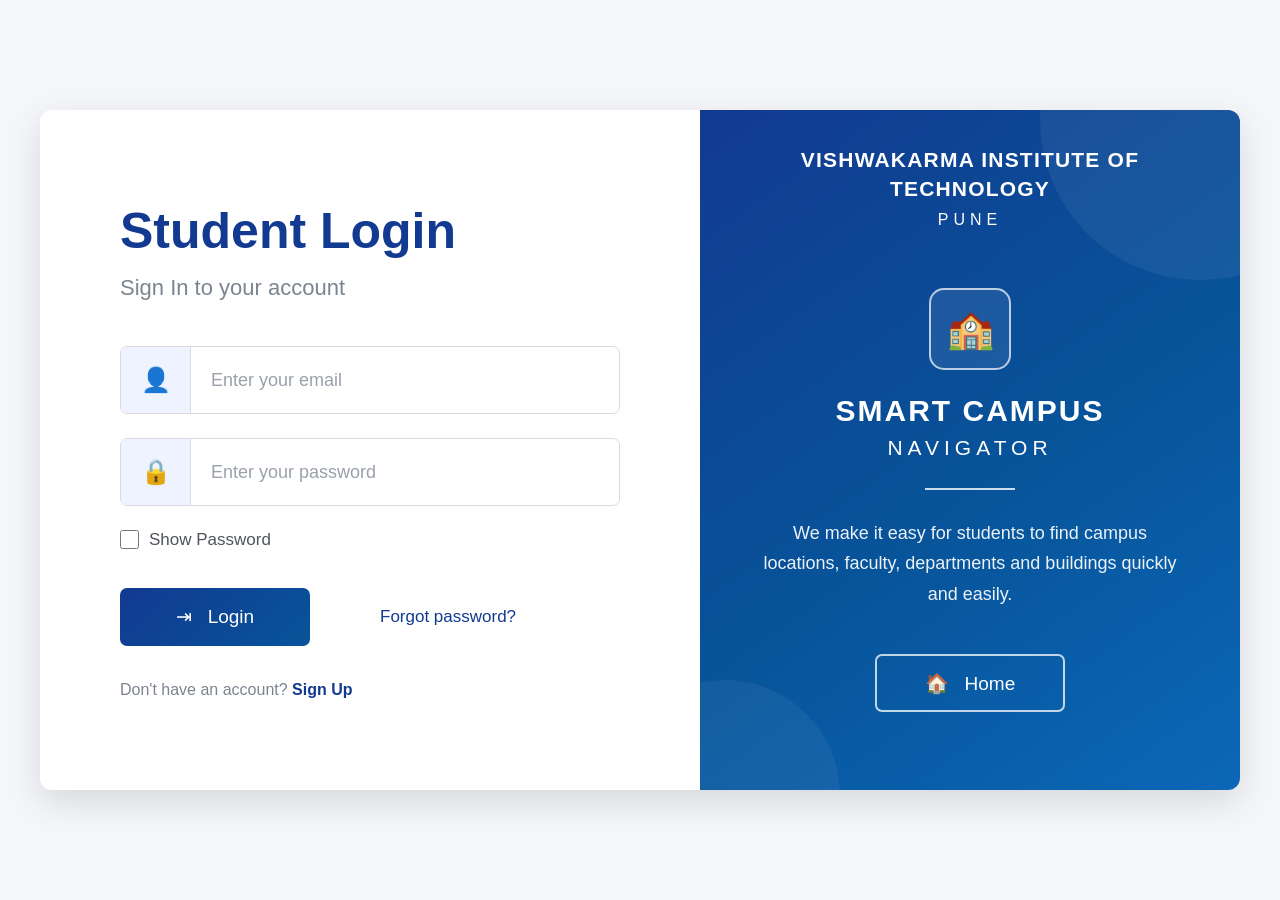
<file: Frontend/location-details.html>
<!DOCTYPE html>
<html lang="en">
<head>
    <meta charset="UTF-8">
    <meta name="viewport" content="width=device-width, initial-scale=1.0">

    <title>Location Details | Smart Campus Navigator</title>

    <style>
        * {
            margin: 0;
            padding: 0;
            box-sizing: border-box;
            font-family: Arial, Helvetica, sans-serif;
        }

        body {
            min-height: 100vh;
            background: #f4f7fb;
            color: #1f2937;
        }

        /* ================= NAVBAR ================= */

        .navbar {
            height: 72px;
            background: #ffffff;
            border-bottom: 1px solid #e5e7eb;
            display: flex;
            align-items: center;
            justify-content: space-between;
            padding: 0 6%;
            position: sticky;
            top: 0;
            z-index: 1000;
        }

        .brand {
            display: flex;
            align-items: center;
            gap: 10px;
            text-decoration: none;
            color: #123b78;
        }

        .brand-icon {
            width: 40px;
            height: 40px;
            border-radius: 10px;
            background: #123b78;
            display: flex;
            align-items: center;
            justify-content: center;
            font-size: 20px;
        }

        .brand-text {
            display: flex;
            flex-direction: column;
        }

        .brand-title {
            font-size: 18px;
            font-weight: 800;
            letter-spacing: 0.5px;
        }

        .brand-subtitle {
            font-size: 10px;
            color: #64748b;
            letter-spacing: 1.2px;
            font-weight: 600;
        }

        .nav-links {
            display: flex;
            align-items: center;
            gap: 8px;
        }

        .nav-links a {
            text-decoration: none;
            color: #475569;
            font-size: 14px;
            font-weight: 600;
            padding: 10px 15px;
            border-radius: 8px;
            transition: 0.25s ease;
        }

        .nav-links a:hover {
            background: #eef4ff;
            color: #123b78;
        }

        .logout-btn {
            border: none;
            background: #123b78 !important;
            color: white !important;
            cursor: pointer;
        }

        .logout-btn:hover {
            background: #0d2f63 !important;
        }

        /* ================= HERO ================= */

        .hero {
            background: linear-gradient(135deg, #123b78, #1d5fbf);
            padding: 55px 20px 70px;
            text-align: center;
            color: white;
            position: relative;
            overflow: hidden;
        }

        .hero::before {
            content: "";
            position: absolute;
            width: 280px;
            height: 280px;
            border-radius: 50%;
            background: rgba(255, 255, 255, 0.06);
            top: -130px;
            right: 8%;
        }

        .hero::after {
            content: "";
            position: absolute;
            width: 200px;
            height: 200px;
            border-radius: 50%;
            background: rgba(255, 255, 255, 0.05);
            bottom: -110px;
            left: 8%;
        }

        .hero-content {
            position: relative;
            z-index: 2;
        }

        .hero-icon {
            width: 58px;
            height: 58px;
            margin: 0 auto 16px;
            border-radius: 16px;
            background: rgba(255, 255, 255, 0.15);
            display: flex;
            align-items: center;
            justify-content: center;
            font-size: 27px;
            backdrop-filter: blur(5px);
        }

        .hero h1 {
            font-size: 34px;
            margin-bottom: 8px;
            font-weight: 800;
        }

        .hero p {
            font-size: 15px;
            opacity: 0.88;
        }

        /* ================= MAIN ================= */

        .main-container {
            max-width: 1050px;
            margin: -38px auto 60px;
            padding: 0 20px;
            position: relative;
            z-index: 5;
        }

        /* ================= DETAILS CARD ================= */

        .details-card {
            background: white;
            border-radius: 18px;
            box-shadow: 0 15px 45px rgba(15, 23, 42, 0.10);
            overflow: hidden;
            animation: fadeUp 0.5s ease;
        }

        .card-header {
            padding: 28px 32px;
            border-bottom: 1px solid #edf0f5;
            display: flex;
            align-items: center;
            gap: 18px;
        }

        .location-icon {
            width: 58px;
            height: 58px;
            background: #eef4ff;
            color: #1754a6;
            border-radius: 14px;
            display: flex;
            align-items: center;
            justify-content: center;
            font-size: 27px;
            flex-shrink: 0;
        }

        .card-header h2 {
            font-size: 25px;
            color: #172554;
            margin-bottom: 5px;
        }

        .location-type {
            color: #64748b;
            font-size: 14px;
            font-weight: 600;
        }

        /* ================= INFO GRID ================= */

        .info-section {
            padding: 30px 32px;
        }

        .info-grid {
            display: grid;
            grid-template-columns: repeat(3, 1fr);
            gap: 18px;
        }

        .info-box {
            background: #f8fafc;
            border: 1px solid #e8edf3;
            border-radius: 12px;
            padding: 18px;
            transition: 0.25s ease;
        }

        .info-box:hover {
            transform: translateY(-2px);
            border-color: #cbdcf5;
            box-shadow: 0 5px 15px rgba(15, 23, 42, 0.05);
        }

        .info-label {
            color: #64748b;
            font-size: 12px;
            font-weight: 700;
            text-transform: uppercase;
            letter-spacing: 0.5px;
            margin-bottom: 8px;
        }

        .info-value {
            color: #172554;
            font-size: 15px;
            font-weight: 700;
            line-height: 1.4;
            word-break: break-word;
        }

        /* ================= DESCRIPTION ================= */

        .description-section {
            margin-top: 25px;
            padding: 22px;
            border-radius: 13px;
            background: #f8fafc;
            border: 1px solid #e8edf3;
        }

        .description-title {
            color: #64748b;
            font-size: 12px;
            font-weight: 700;
            text-transform: uppercase;
            letter-spacing: 0.5px;
            margin-bottom: 10px;
        }

        .description-text {
            color: #334155;
            font-size: 15px;
            line-height: 1.7;
        }

        /* ================= BUTTONS ================= */

        .actions {
            padding: 0 32px 32px;
            display: flex;
            justify-content: flex-end;
            gap: 12px;
        }

        .btn {
            display: inline-flex;
            align-items: center;
            justify-content: center;
            gap: 8px;
            padding: 12px 20px;
            border-radius: 9px;
            text-decoration: none;
            font-size: 14px;
            font-weight: 700;
            transition: 0.25s ease;
        }

        .btn-primary {
            background: #123b78;
            color: white;
            box-shadow: 0 5px 14px rgba(18, 59, 120, 0.18);
        }

        .btn-primary:hover {
            background: #0d2f63;
            transform: translateY(-2px);
        }

        .btn-secondary {
            background: #f1f5f9;
            color: #334155;
            border: 1px solid #e2e8f0;
        }

        .btn-secondary:hover {
            background: #e2e8f0;
            transform: translateY(-2px);
        }

        /* ================= ERROR ================= */

        .error-card {
            background: white;
            border-radius: 18px;
            padding: 45px 25px;
            text-align: center;
            box-shadow: 0 15px 45px rgba(15, 23, 42, 0.10);
        }

        .error-icon {
            font-size: 45px;
            margin-bottom: 15px;
        }

        .error-card h2 {
            color: #172554;
            margin-bottom: 8px;
        }

        .error-card p {
            color: #64748b;
            margin-bottom: 20px;
        }

        /* ================= FOOTER ================= */

        footer {
            background: #ffffff;
            border-top: 1px solid #e5e7eb;
            padding: 28px 20px;
            text-align: center;
        }

        .footer-title {
            color: #123b78;
            font-size: 16px;
            font-weight: 800;
            margin-bottom: 6px;
        }

        .footer-text {
            color: #64748b;
            font-size: 13px;
        }

        .copyright {
            margin-top: 12px;
            color: #94a3b8;
            font-size: 11px;
        }

        /* ================= ANIMATION ================= */

        @keyframes fadeUp {
            from {
                opacity: 0;
                transform: translateY(15px);
            }

            to {
                opacity: 1;
                transform: translateY(0);
            }
        }

        /* ================= RESPONSIVE ================= */

        @media (max-width: 800px) {

            .navbar {
                padding: 0 20px;
            }

            .nav-links {
                gap: 2px;
            }

            .nav-links a {
                padding: 8px 9px;
                font-size: 12px;
            }

            .brand-subtitle {
                display: none;
            }

            .info-grid {
                grid-template-columns: repeat(2, 1fr);
            }

            .hero h1 {
                font-size: 29px;
            }
        }

        @media (max-width: 600px) {

            .navbar {
                height: auto;
                padding: 14px 18px;
                flex-wrap: wrap;
                gap: 12px;
            }

            .nav-links {
                width: 100%;
                justify-content: center;
                flex-wrap: wrap;
            }

            .hero {
                padding: 45px 20px 65px;
            }

            .hero h1 {
                font-size: 25px;
            }

            .hero p {
                font-size: 13px;
            }

            .main-container {
                padding: 0 14px;
            }

            .card-header {
                padding: 22px;
            }

            .card-header h2 {
                font-size: 21px;
            }

            .info-section {
                padding: 22px;
            }

            .info-grid {
                grid-template-columns: 1fr;
            }

            .actions {
                padding: 0 22px 22px;
                flex-direction: column;
            }

            .btn {
                width: 100%;
            }
        }
    </style>
</head>

<body>

    <!-- ================= NAVBAR ================= -->

    <nav class="navbar">

        <a href="dashboard.html" class="brand">

            <div class="brand-icon">
                🏫
            </div>

            <div class="brand-text">
                <span class="brand-title">SMART CAMPUS</span>
                <span class="brand-subtitle">VIT PUNE</span>
            </div>

        </a>

        <div class="nav-links">

            <a href="dashboard.html">Dashboard</a>

            <a href="locations.html">Locations</a>

            <a href="index.html">Home</a>

            <a href="#" class="logout-btn" id="logoutButton">
                Logout
            </a>

        </div>

    </nav>


    <!-- ================= HERO ================= -->

    <section class="hero">

        <div class="hero-content">

            <div class="hero-icon">
                📍
            </div>

            <h1>Smart Campus Navigator</h1>

            <p>
                Location Details
            </p>

        </div>

    </section>


    <!-- ================= MAIN ================= -->

    <main class="main-container">

        <div id="content">

            <!-- Location details will be loaded here -->

        </div>

    </main>


    <!-- ================= FOOTER ================= -->

    <footer>

        <div class="footer-title">
            🏫 Smart Campus Navigator
        </div>

        <div class="footer-text">
            Smart way to explore your campus.
        </div>

        <div class="copyright">
            © 2026 Smart Campus Navigator. All rights reserved.
        </div>

    </footer>


    <!-- ================= JAVASCRIPT ================= -->

    <script>

        const API_URL = "http://127.0.0.1:8080/api/locations";

        const params = new URLSearchParams(window.location.search);

        const locationId = params.get("id");

        const content = document.getElementById("content");


        /* ================= AUTH CHECK ================= */

        const isLoggedIn = localStorage.getItem("isLoggedIn");

        if (!isLoggedIn) {

            window.location.href = "login.html";

        }


        /* ================= LOGOUT ================= */

        document.getElementById("logoutButton").addEventListener("click", function (event) {

            event.preventDefault();

            localStorage.removeItem("isLoggedIn");
            localStorage.removeItem("loggedInUserName");

            window.location.href = "login.html";

        });


        /* ================= LOAD LOCATION ================= */

        async function loadLocation() {

            if (!locationId) {

                showError("No location selected.");

                return;

            }

            try {

                const response = await fetch(API_URL);

                if (!response.ok) {

                    throw new Error("Unable to connect to backend.");

                }

                const data = await response.json();

                const locations = data.locations || [];

                const location = locations.find(
                    item => String(item.id).trim() === String(locationId).trim()
                );


                if (!location) {

                    showError("Location not found.");

                    return;

                }


                /* ================= DISPLAY ================= */

                content.innerHTML = `

                    <div class="details-card">

                        <div class="card-header">

                            <div class="location-icon">
                                📍
                            </div>

                            <div>

                                <h2>
                                    ${location.name}
                                </h2>

                                <div class="location-type">
                                    ${location.type || "Campus Location"}
                                </div>

                            </div>

                        </div>


                        <div class="info-section">

                            <div class="info-grid">

                                <div class="info-box">

                                    <div class="info-label">
                                        🆔 Location ID
                                    </div>

                                    <div class="info-value">
                                        ${location.id}
                                    </div>

                                </div>


                                <div class="info-box">

                                    <div class="info-label">
                                        📌 Type
                                    </div>

                                    <div class="info-value">
                                        ${location.type || "N/A"}
                                    </div>

                                </div>


                                <div class="info-box">

                                    <div class="info-label">
                                        🏢 Building
                                    </div>

                                    <div class="info-value">
                                        ${location.building || "N/A"}
                                    </div>

                                </div>


                                <div class="info-box">

                                    <div class="info-label">
                                        📶 Floor
                                    </div>

                                    <div class="info-value">
                                        ${location.floor ?? "N/A"}
                                    </div>

                                </div>


                                <div class="info-box">

                                    <div class="info-label">
                                        🚪 Room
                                    </div>

                                    <div class="info-value">
                                        ${location.room || "N/A"}
                                    </div>

                                </div>


                                <div class="info-box">

                                    <div class="info-label">
                                        🎓 Department
                                    </div>

                                    <div class="info-value">
                                        ${location.department || "N/A"}
                                    </div>

                                </div>

                            </div>


                            <div class="description-section">

                                <div class="description-title">
                                    📝 Description
                                </div>

                                <div class="description-text">
                                    ${location.description || "No description available."}
                                </div>

                            </div>

                        </div>


                        <div class="actions">

                            <!-- UPDATED BACK BUTTON -->

                            <a
                                href="search.html?type=location"
                                class="btn btn-secondary"
                            >
                                ← Back to Location Search
                            </a>


                            <!-- NAVIGATE BUTTON -->

                            <a
                                href="navigation.html?type=location&id=${encodeURIComponent(location.id)}"
                                class="btn btn-primary"
                            >
                                🧭 Navigate
                            </a>

                        </div>

                    </div>

                `;

            }

            catch (error) {

                console.error(error);

                showError(
                    "Unable to load location details. Please make sure the backend server is running."
                );

            }

        }


        /* ================= ERROR UI ================= */

        function showError(message) {

            content.innerHTML = `

                <div class="error-card">

                    <div class="error-icon">
                        ⚠️
                    </div>

                    <h2>
                        Something went wrong
                    </h2>

                    <p>
                        ${message}
                    </p>

                    <a
                        href="search.html?type=location"
                        class="btn btn-primary"
                    >
                        ← Back to Location Search
                    </a>

                </div>

            `;

        }


        /* ================= START ================= */

        loadLocation();

    </script>

</body>
</html>
</file>
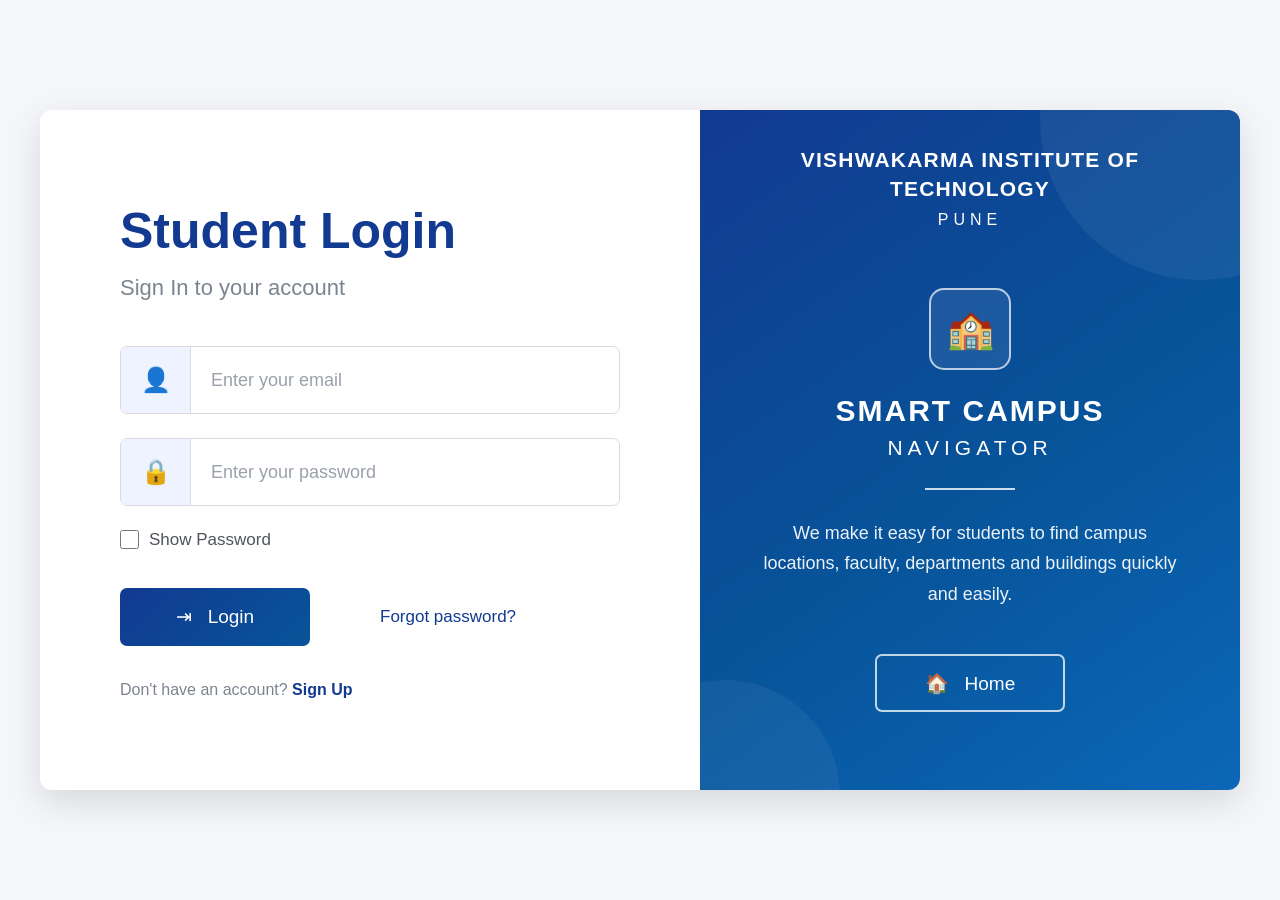
<file: Frontend/login.html>
<!DOCTYPE html>
<html lang="en">

<head>

    <meta charset="UTF-8">
    <meta name="viewport" content="width=device-width, initial-scale=1.0">

    <title>Student Login | Smart Campus Navigator</title>

    <style>

        * {
            margin: 0;
            padding: 0;
            box-sizing: border-box;
        }

        body {
            font-family: Arial, Helvetica, sans-serif;
            background: #f4f6fa;
            min-height: 100vh;

            display: flex;
            justify-content: center;
            align-items: center;

            padding: 35px;
        }

        .login-container {
            width: 100%;
            max-width: 1200px;
            min-height: 680px;

            display: grid;
            grid-template-columns: 55% 45%;

            background: white;

            border-radius: 12px;
            overflow: hidden;

            box-shadow: 0 12px 35px rgba(0,0,0,0.12);

            animation: appear 0.5s ease;
        }


        /* =========================
           LEFT SIDE
        ========================= */

        .login-left {
            background: white;

            padding: 80px;

            display: flex;
            align-items: center;
        }

        .login-form {
            width: 100%;
            max-width: 620px;
        }

        .login-title {
            font-size: 50px;
            font-weight: 600;

            color: #123a91;

            margin-bottom: 15px;
        }

        .login-subtitle {
            font-size: 22px;

            color: #7c858f;

            margin-bottom: 45px;
        }


        /* =========================
           INPUT
        ========================= */

        .input-box {
            height: 68px;
            width: 100%;

            display: flex;
            align-items: center;

            border: 1px solid #d8dce0;
            border-radius: 7px;

            margin-bottom: 24px;

            overflow: hidden;

            transition: 0.25s;

            background: white;
        }

        .input-box:focus-within {
            border-color: #123a91;

            box-shadow:
                0 0 0 3px rgba(18,58,145,0.10);
        }

        .input-icon {
            width: 70px;
            height: 100%;

            display: flex;
            justify-content: center;
            align-items: center;

            background: #eef3ff;

            border-right: 1px solid #d8dce0;

            font-size: 24px;

            flex-shrink: 0;
        }

        .input-box input {
            flex: 1;

            width: 100%;
            height: 100%;

            border: none;
            outline: none;

            padding: 0 20px;

            font-size: 19px;

            color: #26384f;

            background: transparent;
        }

        /* =========================
           WATERMARK / PLACEHOLDER
        ========================= */

        .input-box input::placeholder {
            color: #9aa1aa !important;

            opacity: 1 !important;

            visibility: visible !important;

            font-size: 18px;
        }


        /* =========================
           SHOW PASSWORD
        ========================= */

        .show-password {
            display: flex;
            align-items: center;

            gap: 10px;

            margin: 8px 0 38px;

            font-size: 17px;

            color: #4e555c;

            cursor: pointer;
        }

        .show-password input {
            width: 19px;
            height: 19px;

            accent-color: #123a91;
        }


        /* =========================
           ACTIONS
        ========================= */

        .login-actions {
            display: flex;
            align-items: center;

            gap: 70px;
        }

        .login-btn {
            width: 190px;
            height: 58px;

            border: none;
            border-radius: 7px;

            background: linear-gradient(
                135deg,
                #123a91,
                #07549a
            );

            color: white;

            font-size: 19px;

            cursor: pointer;

            transition: 0.25s;
        }

        .login-btn:hover {
            background: linear-gradient(
                135deg,
                #0d2e76,
                #06467f
            );

            transform: translateY(-2px);

            box-shadow:
                0 8px 18px rgba(18,58,145,0.25);
        }

        .forgot-password {
            color: #123a91;

            text-decoration: none;

            font-size: 17px;
        }

        .forgot-password:hover {
            text-decoration: underline;
        }


        /* =========================
           REGISTER
        ========================= */

        .register-text {
            margin-top: 35px;

            color: #7c858f;

            font-size: 16px;
        }

        .register-text a {
            color: #123a91;

            font-weight: 600;

            text-decoration: none;
        }

        .register-text a:hover {
            text-decoration: underline;
        }


        /* =========================
           RIGHT SIDE
        ========================= */

        .login-right {
            background: linear-gradient(
                145deg,
                #123a91 0%,
                #07549a 55%,
                #0c67b7 100%
            );

            color: white;

            display: flex;

            align-items: center;
            justify-content: center;

            text-align: center;

            padding: 55px;

            position: relative;

            overflow: hidden;
        }


        /* Decorative circles */

        .login-right::before {
            content: "";

            position: absolute;

            width: 320px;
            height: 320px;

            border-radius: 50%;

            background: rgba(255,255,255,0.06);

            top: -150px;
            right: -120px;
        }

        .login-right::after {
            content: "";

            position: absolute;

            width: 230px;
            height: 230px;

            border-radius: 50%;

            background: rgba(255,255,255,0.05);

            bottom: -120px;
            left: -90px;
        }


        /* =========================
           COLLEGE NAME
        ========================= */

        .college-name {
            position: absolute;

            top: 35px;

            left: 25px;
            right: 25px;

            text-align: center;

            color: white;

            font-size: 21px;

            font-weight: 700;

            letter-spacing: 1.2px;

            line-height: 1.4;

            z-index: 5;
        }

        .college-name span {
            display: block;

            font-size: 16px;

            font-weight: 500;

            letter-spacing: 5px;

            margin-top: 5px;
        }


        /* =========================
           RIGHT CONTENT
        ========================= */

        .right-content {
            max-width: 430px;

            position: relative;

            z-index: 2;

            margin-top: 100px;
        }

        .campus-icon {
            width: 82px;
            height: 82px;

            margin: 0 auto 24px;

            border: 2px solid rgba(255,255,255,0.7);

            border-radius: 15px;

            display: flex;

            justify-content: center;
            align-items: center;

            font-size: 38px;

            background: rgba(255,255,255,0.08);

            animation: floating 3s ease-in-out infinite;
        }

        .right-title {
            font-size: 30px;

            font-weight: 600;

            letter-spacing: 2px;
        }

        .right-subtitle {
            font-size: 21px;

            font-weight: 300;

            letter-spacing: 5px;

            margin-top: 8px;
        }

        .right-line {
            width: 90px;
            height: 2px;

            background: rgba(255,255,255,0.8);

            margin: 28px auto;
        }

        .right-description {
            font-size: 18px;

            line-height: 1.7;

            margin-bottom: 45px;

            color: rgba(255,255,255,0.92);
        }


        /* =========================
           HOME BUTTON
        ========================= */

        .home-btn {
            display: inline-flex;

            align-items: center;
            justify-content: center;

            gap: 10px;

            min-width: 190px;
            height: 58px;

            border: 2px solid rgba(255,255,255,0.75);

            border-radius: 7px;

            color: white;

            text-decoration: none;

            font-size: 19px;

            transition: 0.25s;
        }

        .home-btn:hover {
            background: white;

            color: #123a91;

            transform: translateY(-2px);

            box-shadow:
                0 8px 18px rgba(0,0,0,0.12);
        }


        /* =========================
           ANIMATION
        ========================= */

        @keyframes appear {

            from {
                opacity: 0;
                transform: translateY(15px);
            }

            to {
                opacity: 1;
                transform: translateY(0);
            }

        }

        @keyframes floating {

            0%, 100% {
                transform: translateY(0);
            }

            50% {
                transform: translateY(-6px);
            }

        }


        /* =========================
           TABLET
        ========================= */

        @media (max-width: 900px) {

            body {
                padding: 20px;
            }

            .login-container {
                grid-template-columns: 1fr;

                max-width: 650px;
            }

            .login-left {
                padding: 55px 45px;
            }

            .login-right {
                min-height: 500px;
            }

        }


        /* =========================
           MOBILE
        ========================= */

        @media (max-width: 600px) {

            body {
                padding: 10px;
            }

            .login-left {
                padding: 40px 25px;
            }

            .login-title {
                font-size: 36px;
            }

            .login-subtitle {
                font-size: 18px;
            }

            .login-actions {
                flex-direction: column;

                align-items: flex-start;

                gap: 18px;
            }

            .login-btn {
                width: 100%;
            }

            .login-right {
                padding: 80px 25px 40px;
            }

            .college-name {
                font-size: 12px;

                top: 22px;
            }

            .college-name span {
                font-size: 11px;

                letter-spacing: 3px;
            }

            .right-content {
                margin-top: 90px;
            }

            .right-title {
                font-size: 25px;
            }

            .right-subtitle {
                font-size: 18px;
            }

        }

    </style>

</head>


<body>


    <div class="login-container">


        <!-- =========================
             LEFT SIDE
        ========================== -->

        <div class="login-left">

            <div class="login-form">


                <h1 class="login-title">
                    Student Login
                </h1>


                <p class="login-subtitle">
                    Sign In to your account
                </p>


                <!-- EMAIL -->

                <div class="input-box">

                    <div class="input-icon">
                        👤
                    </div>

                    <input
                        type="email"
                        id="email"
                        placeholder="Enter your email"
                        autocomplete="off"
                        autocapitalize="none"
                        spellcheck="false">

                </div>


                <!-- PASSWORD -->

                <div class="input-box">

                    <div class="input-icon">
                        🔒
                    </div>

                    <input
                        type="password"
                        id="password"
                        placeholder="Enter your password"
                        autocomplete="new-password">

                </div>


                <!-- SHOW PASSWORD -->

                <label class="show-password">

                    <input
                        type="checkbox"
                        id="showPassword">

                    Show Password

                </label>


                <!-- LOGIN -->

                <div class="login-actions">

                    <button
                        class="login-btn"
                        id="loginButton">

                        ⇥ &nbsp; Login

                    </button>


                    <a
                        href="#"
                        class="forgot-password"
                        id="forgotPassword">

                        Forgot password?

                    </a>

                </div>


                <!-- REGISTER -->

                <p class="register-text">

                    Don't have an account?

                    <a href="register.html">
                        Sign Up
                    </a>

                </p>


            </div>

        </div>


        <!-- =========================
             RIGHT SIDE
        ========================== -->

        <div class="login-right">


            <!-- COLLEGE NAME -->

            <div class="college-name">

                VISHWAKARMA INSTITUTE OF TECHNOLOGY

                <span>
                    PUNE
                </span>

            </div>


            <!-- RIGHT CONTENT -->

            <div class="right-content">


                <div class="campus-icon">
                    🏫
                </div>


                <h2 class="right-title">
                    SMART CAMPUS
                </h2>


                <h3 class="right-subtitle">
                    NAVIGATOR
                </h3>


                <div class="right-line"></div>


                <p class="right-description">

                    We make it easy for students
                    to find campus locations,
                    faculty, departments and
                    buildings quickly and easily.

                </p>


                <a
                    href="index.html"
                    class="home-btn">

                    🏠 &nbsp; Home

                </a>


            </div>

        </div>

    </div>


    <script>


        /* =========================
           SHOW PASSWORD
        ========================= */

        document
        .getElementById("showPassword")
        .addEventListener("change", function () {

            document.getElementById("password").type =
                this.checked ? "text" : "password";

        });


        /* =========================
           FORGOT PASSWORD
        ========================= */

        document
        .getElementById("forgotPassword")
        .addEventListener("click", function (event) {

            event.preventDefault();

            alert(
                "Please contact the campus administrator to reset your password."
            );

        });


        /* =========================
           LOGIN
        ========================= */

        document
        .getElementById("loginButton")
        .addEventListener("click", function () {

            const email =
                document
                .getElementById("email")
                .value
                .trim();

            const password =
                document
                .getElementById("password")
                .value;


            const savedUser =
                localStorage.getItem(
                    "smartCampusUser"
                );


            if (!savedUser) {

                alert(
                    "No account found. Please register first."
                );

                return;

            }


            const user =
                JSON.parse(savedUser);


            if (
                email === user.email &&
                password === user.password
            ) {

                localStorage.setItem(
                    "isLoggedIn",
                    "true"
                );

                localStorage.setItem(
                    "loggedInUserName",
                    user.name
                );

                alert(
                    "Login successful!"
                );

                window.location.href =
                    "dashboard.html";

            }

            else {

                alert(
                    "Invalid email or password."
                );

            }

        });


        /* =========================
           CLEAR AUTOFILL VALUES
           ONLY WHEN PAGE LOADS
        ========================= */

        window.addEventListener("load", function () {

            setTimeout(function () {

                const email =
                    document.getElementById("email");

                const password =
                    document.getElementById("password");

                if (email && email.value !== "") {
                    email.value = "";
                }

                if (password && password.value !== "") {
                    password.value = "";
                }

            }, 100);

        });

    </script>


</body>

</html>
</file>
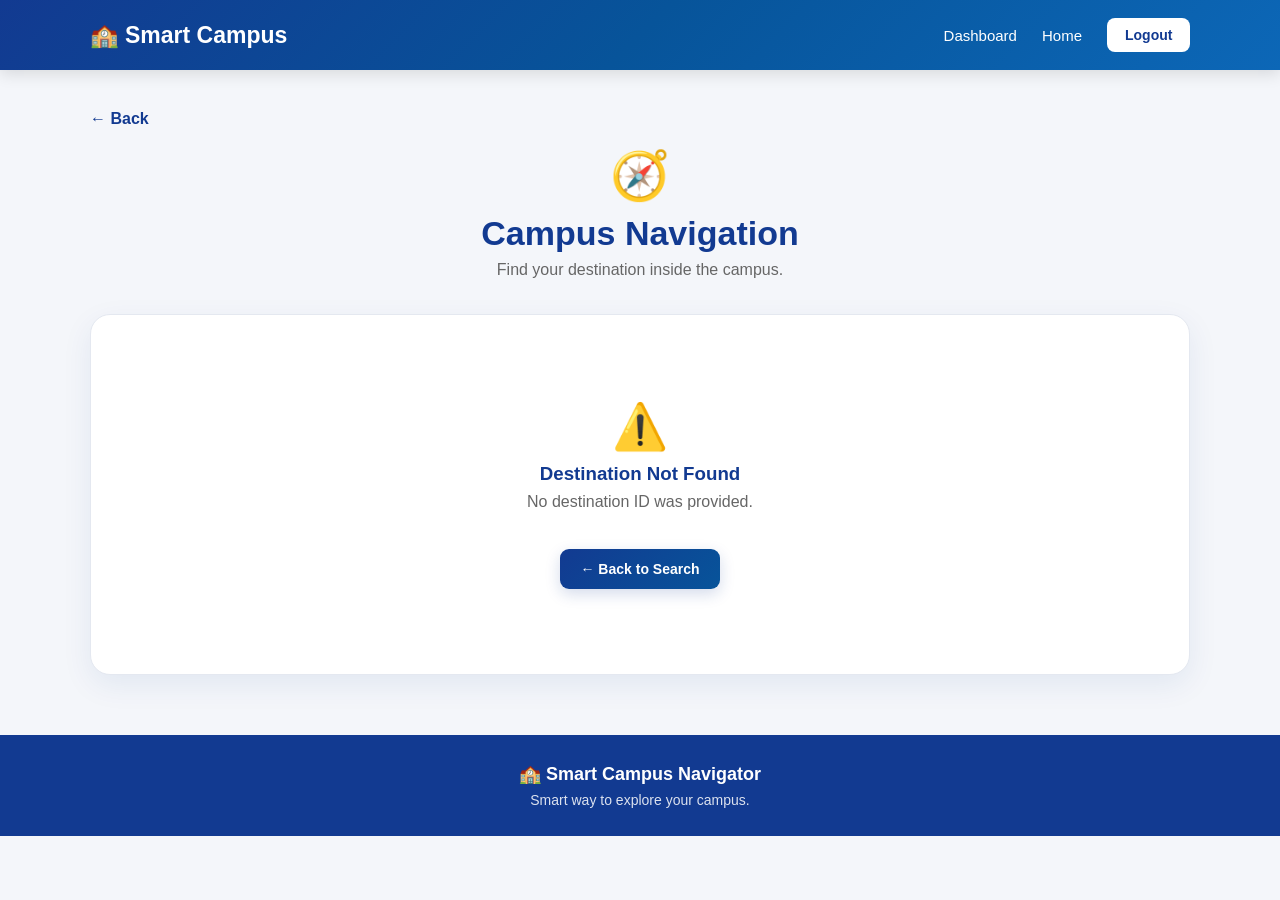
<file: Frontend/navigation.html>
<!DOCTYPE html>
<html lang="en">

<head>

<meta charset="UTF-8">
<meta name="viewport" content="width=device-width, initial-scale=1.0">

<title>Campus Navigation | Smart Campus Navigator</title>

<style>

/* ============================= */
/* RESET */
/* ============================= */

* {
    margin: 0;
    padding: 0;
    box-sizing: border-box;
}

body {
    font-family: Arial, Helvetica, sans-serif;
    background: #f4f6fa;
    color: #222;
}

/* ============================= */
/* NAVBAR */
/* ============================= */

.navbar {
    width: 100%;
    min-height: 70px;

    background: linear-gradient(
        135deg,
        #123a91,
        #07549a,
        #0c67b7
    );

    display: flex;
    align-items: center;
    justify-content: space-between;

    padding: 0 7%;

    box-shadow: 0 4px 15px rgba(0,0,0,0.12);
}

.logo {
    color: white;
    font-size: 23px;
    font-weight: 700;
}

.navbar nav {
    display: flex;
    align-items: center;
    gap: 25px;
}

.navbar nav a {
    color: white;
    text-decoration: none;
    font-size: 15px;
    font-weight: 500;
}

.navbar nav a:hover {
    opacity: 0.8;
}

.logout-btn {
    border: none;
    background: white;
    color: #123a91;

    padding: 9px 18px;

    border-radius: 8px;

    font-size: 14px;
    font-weight: 600;

    cursor: pointer;

    transition: 0.3s;
}

.logout-btn:hover {
    transform: translateY(-2px);
}

/* ============================= */
/* MAIN */
/* ============================= */

.search-container {

    width: 90%;
    max-width: 1100px;

    margin: 40px auto 60px;
}

/* ============================= */
/* BACK */
/* ============================= */

.search-back {
    margin-bottom: 20px;
}

.search-back a {
    color: #123a91;
    text-decoration: none;
    font-weight: 600;
}

.search-back a:hover {
    text-decoration: underline;
}

/* ============================= */
/* HEADING */
/* ============================= */

.search-heading {

    text-align: center;

    margin-bottom: 35px;
}

.search-main-icon {
    font-size: 48px;
    margin-bottom: 10px;
}

.search-heading h1 {

    color: #123a91;

    font-size: 34px;

    margin-bottom: 8px;
}

.search-heading p {

    color: #666;

    font-size: 16px;
}

/* ============================= */
/* MAIN WHITE AREA */
/* ============================= */

.campus-search-area {

    background: white;

    border-radius: 20px;

    padding: 35px;

    box-shadow:
        0 10px 30px rgba(18,58,145,0.08);

    border: 1px solid #e4e8f0;
}

/* ============================= */
/* DESTINATION HEADER */
/* ============================= */

.campus-search-header {

    text-align: center;

    padding-bottom: 25px;

    border-bottom: 1px solid #e8ebf1;

    margin-bottom: 25px;
}

.campus-search-icon {

    font-size: 42px;

    margin-bottom: 8px;
}

.campus-search-header h2 {

    color: #123a91;

    font-size: 27px;

    margin-bottom: 7px;
}

.campus-search-header p {

    color: #666;

    font-size: 15px;
}

/* ============================= */
/* DESTINATION CARD */
/* ============================= */

.search-result-card {

    display: flex;

    gap: 20px;

    background: #f8faff;

    border: 1px solid #dfe6f2;

    border-radius: 16px;

    padding: 25px;

    margin-bottom: 30px;

    transition: 0.3s;
}

.search-result-card:hover {

    transform: translateY(-3px);

    box-shadow:
        0 8px 22px rgba(18,58,145,0.10);
}

.search-result-icon {

    width: 60px;
    height: 60px;

    display: flex;
    align-items: center;
    justify-content: center;

    background: #eaf1ff;

    border-radius: 14px;

    font-size: 30px;

    flex-shrink: 0;
}

.search-result-content {

    flex: 1;
}

.search-result-type {

    display: inline-block;

    background: #123a91;

    color: white;

    padding: 5px 11px;

    border-radius: 20px;

    font-size: 11px;

    font-weight: 700;

    margin-bottom: 8px;
}

.search-result-content h3 {

    font-size: 23px;

    color: #222;

    margin-bottom: 12px;
}

.search-result-content p {

    margin: 6px 0;

    color: #555;

    font-size: 14px;
}

.search-result-content strong {

    color: #123a91;
}

/* ============================= */
/* ROUTE CARD */
/* ============================= */

.navigation-route-card {

    margin-top: 25px;

    padding: 30px;

    background: white;

    border-radius: 18px;

    border: 1px solid #e0e6f0;

    box-shadow:
        0 8px 25px rgba(18,58,145,0.08);
}

/* ============================= */
/* ROUTE HEADER */
/* ============================= */

.navigation-route-header {

    text-align: center;

    margin-bottom: 30px;
}

.navigation-route-header h2 {

    color: #123a91;

    font-size: 25px;

    margin-bottom: 8px;
}

.navigation-route-header p {

    color: #666;

    font-size: 14px;
}

/* ============================= */
/* ROUTE WRAPPER */
/* ============================= */

.route-wrapper {

    max-width: 560px;

    margin: auto;
}

/* ============================= */
/* ROUTE STEP */
/* ============================= */

.route-step {

    background: white;

    border: 1px solid #dfe5ef;

    border-radius: 15px;

    padding: 22px;

    text-align: center;

    box-shadow:
        0 5px 18px rgba(0,0,0,0.05);

    transition: 0.3s;
}

.route-step:hover {

    transform: translateY(-4px);

    border-color: #123a91;

    box-shadow:
        0 10px 25px rgba(18,58,145,0.12);
}

.route-step.destination {

    border: 2px solid #123a91;

    background: linear-gradient(
        135deg,
        #ffffff,
        #f1f6ff
    );
}

.route-icon {

    font-size: 38px;

    margin-bottom: 8px;
}

.route-step h3 {

    color: #222;

    font-size: 18px;

    margin-bottom: 7px;
}

.route-step p {

    color: #666;

    font-size: 14px;
}

/* ============================= */
/* ARROW */
/* ============================= */

.route-arrow {

    text-align: center;

    font-size: 28px;

    color: #123a91;

    margin: 10px 0;

    font-weight: bold;

    animation: arrowMove 1.5s infinite;
}

@keyframes arrowMove {

    0% {
        transform: translateY(0);
    }

    50% {
        transform: translateY(5px);
    }

    100% {
        transform: translateY(0);
    }
}

/* ============================= */
/* STATUS */
/* ============================= */

.navigation-status {

    margin-top: 28px;

    padding: 18px 20px;

    border-radius: 12px;

    background: #f1f6ff;

    border: 1px solid #d6e3ff;

    text-align: center;
}

.navigation-status strong {

    color: #123a91;

    font-size: 16px;
}

.navigation-status p {

    color: #666;

    font-size: 14px;

    margin-top: 7px;
}

/* ============================= */
/* BUTTONS */
/* ============================= */

.navigation-buttons {

    display: flex;

    justify-content: center;

    gap: 12px;

    flex-wrap: wrap;

    margin-top: 30px;
}

.search-result-btn {

    display: inline-block;

    background: linear-gradient(
        135deg,
        #123a91,
        #07549a
    );

    color: white;

    text-decoration: none;

    padding: 12px 20px;

    border-radius: 9px;

    font-size: 14px;

    font-weight: 600;

    transition: 0.3s;

    box-shadow:
        0 5px 15px rgba(18,58,145,0.18);
}

.search-result-btn:hover {

    transform: translateY(-2px);

    box-shadow:
        0 8px 20px rgba(18,58,145,0.25);
}

/* ============================= */
/* LOADING */
/* ============================= */

.search-loading {

    text-align: center;

    padding: 60px 20px;

    color: #123a91;
}

.search-loading h3 {

    margin-bottom: 8px;
}

.search-loading p {

    color: #666;
}

/* ============================= */
/* ERROR */
/* ============================= */

.search-no-result {

    text-align: center;

    padding: 50px 20px;
}

.search-no-result div {

    font-size: 45px;

    margin-bottom: 10px;
}

.search-no-result h3 {

    color: #123a91;

    margin-bottom: 8px;
}

.search-no-result p {

    color: #666;

    margin-bottom: 20px;
}

/* ============================= */
/* FOOTER */
/* ============================= */

footer {

    background: #123a91;

    color: white;

    text-align: center;

    padding: 28px 20px;

    margin-top: 60px;
}

footer h3 {

    margin-bottom: 7px;

    font-size: 18px;
}

footer p {

    font-size: 14px;

    opacity: 0.85;
}

/* ============================= */
/* MOBILE */
/* ============================= */

@media (max-width: 700px) {

    .navbar {

        padding: 15px 5%;

        flex-direction: column;

        gap: 15px;
    }

    .navbar nav {

        gap: 15px;
    }

    .logo {

        font-size: 20px;
    }

    .search-container {

        width: 94%;

        margin-top: 25px;
    }

    .campus-search-area {

        padding: 20px;
    }

    .search-heading h1 {

        font-size: 28px;
    }

    .search-result-card {

        flex-direction: column;

        text-align: center;
    }

    .search-result-icon {

        margin: auto;
    }

    .navigation-route-card {

        padding: 20px 15px;
    }

    .navigation-route-header h2 {

        font-size: 22px;
    }

    .navigation-buttons {

        flex-direction: column;
    }

    .search-result-btn {

        text-align: center;

        width: 100%;
    }
}

</style>

</head>


<body>


<!-- ============================= -->
<!-- NAVBAR -->
<!-- ============================= -->

<header class="navbar">

    <div class="logo">
        🏫 Smart Campus
    </div>

    <nav>

        <a href="dashboard.html">
            Dashboard
        </a>

        <a href="index.html">
            Home
        </a>

        <button class="logout-btn" onclick="logout()">
            Logout
        </button>

    </nav>

</header>


<!-- ============================= -->
<!-- MAIN -->
<!-- ============================= -->

<main class="search-container">


    <div class="search-back">

        <a href="javascript:history.back()">
            ← Back
        </a>

    </div>


    <!-- HEADING -->

    <section class="search-heading">

        <div class="search-main-icon">
            🧭
        </div>

        <h1>
            Campus Navigation
        </h1>

        <p>
            Find your destination inside the campus.
        </p>

    </section>


    <!-- ============================= -->
    <!-- CONTENT -->
    <!-- ============================= -->

    <section class="campus-search-area">


        <!-- LOADING -->

        <div id="navigationLoading" class="search-loading">

            <h3>
                🔄 Loading destination...
            </h3>

            <p>
                Please wait.
            </p>

        </div>


        <!-- ============================= -->
        <!-- NAVIGATION CONTENT -->
        <!-- ============================= -->

        <div id="navigationContent" style="display:none;">


            <!-- DESTINATION HEADER -->

            <div class="campus-search-header">

                <div class="campus-search-icon">
                    🎯
                </div>

                <h2 id="locationName">
                    Destination
                </h2>

                <p id="locationDescription">
                    Campus destination
                </p>

            </div>


            <!-- DESTINATION DETAILS -->

            <div class="search-result-card">

                <div class="search-result-icon">
                    📍
                </div>

                <div class="search-result-content">

                    <span
                        class="search-result-type"
                        id="destinationType">
                        DESTINATION
                    </span>

                    <h3 id="locationTitle">
                        Destination
                    </h3>

                    <p>
                        <strong>Building:</strong>
                        <span id="locationBuilding">-</span>
                    </p>

                    <p>
                        <strong>Floor:</strong>
                        <span id="locationFloor">-</span>
                    </p>

                    <p>
                        <strong>Room:</strong>
                        <span id="locationRoom">-</span>
                    </p>

                    <p>
                        <strong>Department:</strong>
                        <span id="locationDepartment">-</span>
                    </p>

                </div>

            </div>


            <!-- ============================= -->
            <!-- ROUTE -->
            <!-- ============================= -->

            <div class="navigation-route-card">


                <div class="navigation-route-header">

                    <h2>
                        🗺️ Campus Route
                    </h2>

                    <p>
                        Follow the route to reach your destination.
                    </p>

                </div>


                <div class="route-wrapper">


                    <!-- START -->

                    <div class="route-step">

                        <div class="route-icon">
                            🚶
                        </div>

                        <h3>
                            Starting Point
                        </h3>

                        <p>
                            Campus Entrance
                        </p>

                    </div>


                    <div class="route-arrow">
                        ↓
                    </div>


                    <!-- BUILDING -->

                    <div class="route-step">

                        <div class="route-icon">
                            🏫
                        </div>

                        <h3>
                            Building
                            <span id="routeBuilding">
                                -
                            </span>
                        </h3>

                        <p id="routeBuildingDescription">
                            Enter the destination building.
                        </p>

                    </div>


                    <div class="route-arrow">
                        ↓
                    </div>


                    <!-- FLOOR -->

                    <div class="route-step">

                        <div class="route-icon">
                            🛗
                        </div>

                        <h3>
                            Floor
                            <span id="routeFloor">
                                -
                            </span>
                        </h3>

                        <p>
                            Go to the required floor.
                        </p>

                    </div>


                    <div class="route-arrow">
                        ↓
                    </div>


                    <!-- DESTINATION -->

                    <div class="route-step destination">

                        <div class="route-icon">
                            🎯
                        </div>

                        <h3 id="routeDestination">
                            Destination
                        </h3>

                        <p>
                            Room:
                            <strong id="routeRoom">
                                -
                            </strong>
                        </p>

                    </div>


                </div>


                <!-- STATUS -->

                <div class="navigation-status">

                    <strong>
                        ✅ Destination Found
                    </strong>

                    <p>
                        Follow the building, floor and room information
                        to reach your destination.
                    </p>

                </div>


            </div>


            <!-- BUTTONS -->

            <div class="navigation-buttons">

                <a
                    id="detailsButton"
                    href="#"
                    class="search-result-btn">

                    ← View Details

                </a>


                <a
                    href="search.html"
                    class="search-result-btn">

                    🔍 Search Again

                </a>

            </div>


        </div>


        <!-- ============================= -->
        <!-- ERROR -->
        <!-- ============================= -->

        <div
            id="navigationError"
            class="search-no-result"
            style="display:none;">

            <div>
                ⚠️
            </div>

            <h3>
                Destination Not Found
            </h3>

            <p id="errorMessage">
                The requested destination could not be found.
            </p>

            <br>

            <a
                href="search.html"
                class="search-result-btn">

                ← Back to Search

            </a>

        </div>


    </section>

</main>


<!-- ============================= -->
<!-- FOOTER -->
<!-- ============================= -->

<footer>

    <h3>
        🏫 Smart Campus Navigator
    </h3>

    <p>
        Smart way to explore your campus.
    </p>

</footer>


<script>

/* ============================= */
/* LOGIN CHECK */
/* ============================= */

if (typeof checkLogin === "function") {

    checkLogin();

}


/* ============================= */
/* API */
/* ============================= */

const LOCATION_API =
    "http://127.0.0.1:8080/api/locations";

const FACULTY_API =
    "http://127.0.0.1:8080/api/faculty";

const DEPARTMENT_API =
    "http://127.0.0.1:8080/api/departments";

const BUILDING_API =
    "http://127.0.0.1:8080/api/buildings";


/* ============================= */
/* URL */
/* ============================= */

const urlParams =
    new URLSearchParams(window.location.search);

let navigationType =
    urlParams.get("type");

const navigationId =
    urlParams.get("id");


if (!navigationType) {

    navigationType = "location";

}


/* ============================= */
/* LOAD NAVIGATION */
/* ============================= */

async function loadNavigation() {

    const loading =
        document.getElementById("navigationLoading");

    const error =
        document.getElementById("navigationError");

    const errorMessage =
        document.getElementById("errorMessage");


    if (!navigationId) {

        loading.style.display = "none";

        errorMessage.textContent =
            "No destination ID was provided.";

        error.style.display = "block";

        return;

    }


    try {


        /* ============================= */
        /* FACULTY */
        /* ============================= */

        if (navigationType === "faculty") {

            const response =
                await fetch(FACULTY_API + "?t=" + Date.now());

            if (!response.ok) {

                throw new Error(
                    "Faculty API request failed"
                );

            }

            const data =
                await response.json();

            const facultyList =
                data.faculty || [];

            const faculty =
                facultyList.find(function(item) {

                    return String(item.id) ===
                           String(navigationId);

                });


            if (!faculty) {

                loading.style.display = "none";

                errorMessage.textContent =
                    "Faculty member with ID " +
                    navigationId +
                    " was not found.";

                error.style.display = "block";

                return;

            }


            displayFacultyNavigation(faculty);

            return;

        }


        /* ============================= */
        /* DEPARTMENT */
        /* ============================= */

        if (navigationType === "department") {

            const response =
                await fetch(
                    DEPARTMENT_API + "?t=" + Date.now()
                );

            if (!response.ok) {

                throw new Error(
                    "Department API request failed"
                );

            }

            const data =
                await response.json();

            const departmentList =
                data.departments || [];

            const department =
                departmentList.find(function(item) {

                    return String(item.id) ===
                           String(navigationId);

                });


            if (!department) {

                loading.style.display = "none";

                errorMessage.textContent =
                    "Department with ID " +
                    navigationId +
                    " was not found.";

                error.style.display = "block";

                return;

            }


            displayDepartmentNavigation(department);

            return;

        }


        /* ============================= */
        /* BUILDING */
        /* ============================= */

        if (navigationType === "building") {

            const response =
                await fetch(
                    BUILDING_API + "?t=" + Date.now()
                );

            if (!response.ok) {

                throw new Error(
                    "Building API request failed"
                );

            }

            const data =
                await response.json();

            const buildingList =
                data.buildings || [];

            const building =
                buildingList.find(function(item) {

                    return String(item.id) ===
                           String(navigationId);

                });


            if (!building) {

                loading.style.display = "none";

                errorMessage.textContent =
                    "Building with ID " +
                    navigationId +
                    " was not found.";

                error.style.display = "block";

                return;

            }


            displayBuildingNavigation(building);

            return;

        }


        /* ============================= */
        /* LOCATION */
        /* ============================= */

        if (navigationType === "location") {

            const response =
                await fetch(
                    LOCATION_API + "?t=" + Date.now()
                );

            if (!response.ok) {

                throw new Error(
                    "Location API request failed"
                );

            }

            const data =
                await response.json();

            const locations =
                data.locations || [];

            const location =
                locations.find(function(item) {

                    return String(item.id) ===
                           String(navigationId);

                });


            if (!location) {

                loading.style.display = "none";

                errorMessage.textContent =
                    "Location with ID " +
                    navigationId +
                    " was not found.";

                error.style.display = "block";

                return;

            }


            displayLocationNavigation(location);

            return;

        }


        loading.style.display = "none";

        errorMessage.textContent =
            "Invalid navigation type: " +
            navigationType;

        error.style.display = "block";


    }

    catch (errorObject) {

        console.error(
            "Navigation Error:",
            errorObject
        );

        loading.style.display = "none";

        errorMessage.textContent =
            "Unable to connect to the C++ backend.";

        error.style.display = "block";

    }

}


/* ============================= */
/* LOCATION */
/* ============================= */

function displayLocationNavigation(location) {

    document.getElementById(
        "destinationType"
    ).textContent = "LOCATION";


    document.getElementById(
        "locationName"
    ).textContent = location.name;


    document.getElementById(
        "locationTitle"
    ).textContent = location.name;


    document.getElementById(
        "locationDescription"
    ).textContent = location.description;


    document.getElementById(
        "locationBuilding"
    ).textContent = location.building;


    document.getElementById(
        "locationFloor"
    ).textContent = location.floor;


    document.getElementById(
        "locationRoom"
    ).textContent = location.room;


    document.getElementById(
        "locationDepartment"
    ).textContent = location.department;


    document.getElementById(
        "routeBuilding"
    ).textContent = location.building;


    document.getElementById(
        "routeFloor"
    ).textContent = location.floor;


    document.getElementById(
        "routeDestination"
    ).textContent = location.name;


    document.getElementById(
        "routeRoom"
    ).textContent = location.room;


    document.getElementById(
        "detailsButton"
    ).href =
        "location-details.html?id=" +
        encodeURIComponent(location.id);


    document.getElementById(
        "detailsButton"
    ).textContent =
        "← View Location Details";


    showNavigation();

}


/* ============================= */
/* FACULTY */
/* ============================= */

function displayFacultyNavigation(faculty) {

    document.getElementById(
        "destinationType"
    ).textContent = "FACULTY";


    document.getElementById(
        "locationName"
    ).textContent = faculty.name;


    document.getElementById(
        "locationTitle"
    ).textContent = faculty.name;


    document.getElementById(
        "locationDescription"
    ).textContent = faculty.subject;


    document.getElementById(
        "locationBuilding"
    ).textContent = faculty.building;


    document.getElementById(
        "locationFloor"
    ).textContent = faculty.floor;


    document.getElementById(
        "locationRoom"
    ).textContent = faculty.room;


    document.getElementById(
        "locationDepartment"
    ).textContent = faculty.department;


    document.getElementById(
        "routeBuilding"
    ).textContent = faculty.building;


    document.getElementById(
        "routeFloor"
    ).textContent = faculty.floor;


    document.getElementById(
        "routeDestination"
    ).textContent = faculty.name;


    document.getElementById(
        "routeRoom"
    ).textContent = faculty.room;


    document.getElementById(
        "detailsButton"
    ).href =
        "faculty-details.html?id=" +
        encodeURIComponent(faculty.id);


    document.getElementById(
        "detailsButton"
    ).textContent =
        "← View Faculty Details";


    showNavigation();

}


/* ============================= */
/* DEPARTMENT */
/* ============================= */

function displayDepartmentNavigation(department) {

    document.getElementById(
        "destinationType"
    ).textContent = "DEPARTMENT";


    document.getElementById(
        "locationName"
    ).textContent = department.name;


    document.getElementById(
        "locationTitle"
    ).textContent = department.name;


    document.getElementById(
        "locationDescription"
    ).textContent =
        department.description;


    document.getElementById(
        "locationBuilding"
    ).textContent =
        department.building;


    document.getElementById(
        "locationFloor"
    ).textContent =
        department.floor;


    document.getElementById(
        "locationRoom"
    ).textContent =
        "Department Area";


    document.getElementById(
        "locationDepartment"
    ).textContent =
        department.shortName;


    document.getElementById(
        "routeBuilding"
    ).textContent =
        department.building;


    document.getElementById(
        "routeFloor"
    ).textContent =
        department.floor;


    document.getElementById(
        "routeDestination"
    ).textContent =
        department.name;


    document.getElementById(
        "routeRoom"
    ).textContent =
        "Department Area";


    document.getElementById(
        "detailsButton"
    ).href =
        "department-details.html?id=" +
        encodeURIComponent(department.id);


    document.getElementById(
        "detailsButton"
    ).textContent =
        "← View Department Details";


    showNavigation();

}


/* ============================= */
/* BUILDING */
/* ============================= */

function displayBuildingNavigation(building) {

    document.getElementById(
        "destinationType"
    ).textContent =
        "BUILDING";


    document.getElementById(
        "locationName"
    ).textContent =
        building.name;


    document.getElementById(
        "locationTitle"
    ).textContent =
        building.name;


    document.getElementById(
        "locationDescription"
    ).textContent =
        building.description;


    document.getElementById(
        "locationBuilding"
    ).textContent =
        building.code;


    document.getElementById(
        "locationFloor"
    ).textContent =
        building.floors;


    document.getElementById(
        "locationRoom"
    ).textContent =
        "Building";


    document.getElementById(
        "locationDepartment"
    ).textContent =
        "Campus Building";


    document.getElementById(
        "routeBuilding"
    ).textContent =
        building.code;


    document.getElementById(
        "routeFloor"
    ).textContent =
        building.floors;


    document.getElementById(
        "routeDestination"
    ).textContent =
        building.name;


    document.getElementById(
        "routeRoom"
    ).textContent =
        "Building";


    document.getElementById(
        "routeBuildingDescription"
    ).textContent =
        building.description;


    document.getElementById(
        "detailsButton"
    ).href =
        "building-details.html?id=" +
        encodeURIComponent(building.id);


    document.getElementById(
        "detailsButton"
    ).textContent =
        "← View Building Details";


    showNavigation();

}


/* ============================= */
/* SHOW */
/* ============================= */

function showNavigation() {

    document.getElementById(
        "navigationLoading"
    ).style.display = "none";


    document.getElementById(
        "navigationContent"
    ).style.display = "block";

}


/* ============================= */
/* LOGOUT */
/* ============================= */

function logout() {

    localStorage.removeItem(
        "isLoggedIn"
    );

    localStorage.removeItem(
        "loggedInUserName"
    );

    localStorage.removeItem(
        "smartCampusUser"
    );

    alert(
        "You have been logged out."
    );

    window.location.href =
        "login.html";

}


/* ============================= */
/* START */
/* ============================= */

loadNavigation();

</script>

</body>

</html>
</file>
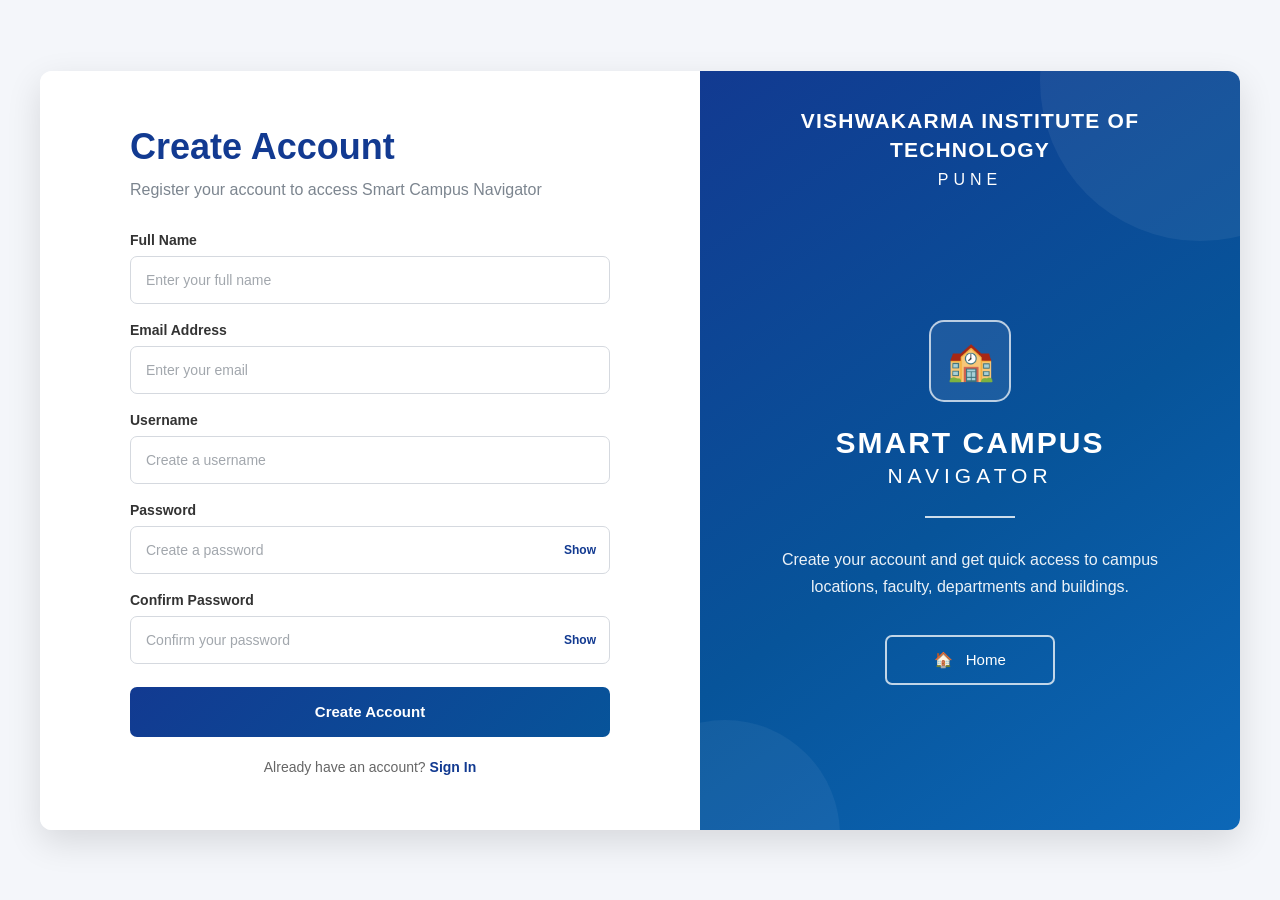
<file: Frontend/register.html>
<!DOCTYPE html>
<html lang="en">

<head>

    <meta charset="UTF-8">
    <meta name="viewport" content="width=device-width, initial-scale=1.0">

    <title>Sign Up | Smart Campus Navigator</title>

    <style>

        * {
            margin: 0;
            padding: 0;
            box-sizing: border-box;
            font-family: Arial, Helvetica, sans-serif;
        }

        body {
            min-height: 100vh;

            background: #f4f6fa;

            display: flex;
            justify-content: center;
            align-items: center;

            padding: 35px;
        }


        /* =========================
           MAIN CONTAINER
        ========================= */

        .register-container {

            width: 100%;
            max-width: 1200px;

            min-height: 680px;

            background: white;

            display: grid;

            grid-template-columns: 55% 45%;

            border-radius: 12px;

            overflow: hidden;

            box-shadow:
                0 12px 35px rgba(0,0,0,0.12);

            animation: appear 0.5s ease;
        }


        /* =========================
           LEFT SIDE
        ========================= */

        .register-left {

            background: white;

            padding: 55px 75px;

            display: flex;

            flex-direction: column;

            justify-content: center;
        }


        .form-container {

            width: 100%;

            max-width: 480px;

            margin: auto;
        }


        /* =========================
           TITLE
        ========================= */

        .register-title {

            color: #123a91;

            font-size: 36px;

            font-weight: 600;

            margin-bottom: 10px;
        }


        .register-subtitle {

            color: #7c858f;

            font-size: 16px;

            margin-bottom: 30px;

            line-height: 1.5;
        }


        /* =========================
           FORM
        ========================= */

        .form-group {

            margin-bottom: 18px;
        }


        .form-group label {

            display: block;

            font-size: 14px;

            font-weight: 600;

            color: #333;

            margin-bottom: 8px;
        }


        .form-group input {

            width: 100%;

            height: 48px;

            border: 1px solid #d5d9df;

            border-radius: 7px;

            padding: 0 15px;

            font-size: 14px;

            outline: none;

            color: #26384f;

            transition: 0.25s;
        }


        .form-group input:focus {

            border-color: #123a91;

            box-shadow:
                0 0 0 3px rgba(18,58,145,0.10);
        }


        .form-group input::placeholder {

            color: #a2a7ad;
        }


        /* =========================
           PASSWORD
        ========================= */

        .password-wrapper {

            position: relative;
        }


        .password-wrapper input {

            padding-right: 75px;
        }


        .show-password {

            position: absolute;

            right: 14px;

            top: 50%;

            transform: translateY(-50%);

            font-size: 12px;

            color: #123a91;

            cursor: pointer;

            user-select: none;

            font-weight: 600;
        }


        /* =========================
           REGISTER BUTTON
        ========================= */

        .register-btn {

            width: 100%;

            height: 50px;

            border: none;

            border-radius: 7px;

            background:
                linear-gradient(
                    135deg,
                    #123a91,
                    #07549a
                );

            color: white;

            font-size: 15px;

            font-weight: 600;

            cursor: pointer;

            margin-top: 5px;

            transition: 0.25s;
        }


        .register-btn:hover {

            background:
                linear-gradient(
                    135deg,
                    #0d2e76,
                    #06467f
                );

            transform: translateY(-2px);

            box-shadow:
                0 8px 18px rgba(18,58,145,0.22);
        }


        /* =========================
           LOGIN
        ========================= */

        .login-text {

            text-align: center;

            margin-top: 22px;

            font-size: 14px;

            color: #666;
        }


        .login-text a {

            color: #123a91;

            text-decoration: none;

            font-weight: 600;
        }


        .login-text a:hover {

            text-decoration: underline;
        }


        /* =========================
           RIGHT SIDE
        ========================= */

        .register-right {

            background:
                linear-gradient(
                    145deg,
                    #123a91 0%,
                    #07549a 55%,
                    #0c67b7 100%
                );

            position: relative;

            color: white;

            display: flex;

            justify-content: center;

            align-items: center;

            padding: 40px;

            overflow: hidden;
        }


        /* =========================
           DECORATIVE CIRCLES
        ========================= */

        .register-right::before {

            content: "";

            position: absolute;

            width: 320px;

            height: 320px;

            border-radius: 50%;

            background:
                rgba(255,255,255,0.06);

            top: -150px;

            right: -120px;
        }


        .register-right::after {

            content: "";

            position: absolute;

            width: 230px;

            height: 230px;

            border-radius: 50%;

            background:
                rgba(255,255,255,0.05);

            bottom: -120px;

            left: -90px;
        }


        /* =========================
           COLLEGE NAME
        ========================= */

        .college-name {

            position: absolute;

            top: 35px;

            left: 25px;

            right: 25px;

            text-align: center;

            color: white;

            font-size: 21px;

            font-weight: 700;

            letter-spacing: 1.2px;

            line-height: 1.4;

            z-index: 5;
        }


        .college-name span {

            display: block;

            font-size: 16px;

            font-weight: 500;

            letter-spacing: 5px;

            margin-top: 5px;
        }


        /* =========================
           RIGHT CONTENT
        ========================= */

        .right-content {

            text-align: center;

            max-width: 390px;

            position: relative;

            z-index: 2;

            margin-top: 105px;
        }


        .campus-icon {

            width: 82px;

            height: 82px;

            margin: 0 auto 24px;

            border:
                2px solid rgba(255,255,255,0.7);

            border-radius: 15px;

            display: flex;

            justify-content: center;

            align-items: center;

            font-size: 38px;

            background:
                rgba(255,255,255,0.08);

            animation:
                floating 3s ease-in-out infinite;
        }


        .right-title {

            font-size: 30px;

            letter-spacing: 2px;

            font-weight: 600;

            margin-bottom: 4px;
        }


        .right-subtitle {

            font-size: 21px;

            letter-spacing: 5px;

            font-weight: 300;
        }


        .right-line {

            width: 90px;

            height: 2px;

            background:
                rgba(255,255,255,0.8);

            margin: 28px auto;
        }


        .right-description {

            font-size: 16px;

            line-height: 1.7;

            color:
                rgba(255,255,255,0.92);

            margin-bottom: 35px;
        }


        /* =========================
           HOME BUTTON
        ========================= */

        .home-btn {

            display: inline-flex;

            align-items: center;

            justify-content: center;

            gap: 8px;

            min-width: 170px;

            height: 50px;

            border:
                2px solid rgba(255,255,255,0.75);

            border-radius: 7px;

            color: white;

            text-decoration: none;

            font-size: 15px;

            transition: 0.25s;
        }


        .home-btn:hover {

            background: white;

            color: #123a91;

            transform: translateY(-2px);

            box-shadow:
                0 8px 18px rgba(0,0,0,0.12);
        }


        /* =========================
           ANIMATION
        ========================= */

        @keyframes appear {

            from {

                opacity: 0;

                transform: translateY(15px);
            }

            to {

                opacity: 1;

                transform: translateY(0);
            }
        }


        @keyframes floating {

            0%, 100% {

                transform: translateY(0);
            }

            50% {

                transform: translateY(-6px);
            }
        }


        /* =========================
           TABLET
        ========================= */

        @media (max-width: 850px) {

            body {

                padding: 20px;
            }


            .register-container {

                grid-template-columns: 1fr;

                max-width: 600px;
            }


            .register-right {

                min-height: 480px;

                order: -1;
            }


            .register-left {

                padding: 50px 40px;
            }
        }


        /* =========================
           MOBILE
        ========================= */

        @media (max-width: 600px) {

            body {

                padding: 10px;
            }


            .register-left {

                padding: 40px 25px;
            }


            .register-title {

                font-size: 30px;
            }


            .register-subtitle {

                font-size: 14px;
            }


            .register-right {

                min-height: 440px;

                padding: 30px 25px;
            }


            .college-name {

                font-size: 12px;

                top: 22px;
            }


            .college-name span {

                font-size: 11px;

                letter-spacing: 3px;
            }


            .right-content {

                margin-top: 95px;
            }


            .right-title {

                font-size: 25px;
            }


            .right-subtitle {

                font-size: 18px;
            }


            .right-description {

                font-size: 14px;
            }
        }


        @media (max-width: 450px) {

            .register-left {

                padding: 35px 20px;
            }


            .register-title {

                font-size: 27px;
            }


            .register-right {

                min-height: 410px;
            }
        }

    </style>

</head>


<body>


    <!-- =========================
         MAIN CONTAINER
    ========================== -->

    <div class="register-container">


        <!-- =========================
             LEFT SIDE
        ========================== -->

        <div class="register-left">

            <div class="form-container">


                <h1 class="register-title">
                    Create Account
                </h1>


                <p class="register-subtitle">
                    Register your account to access Smart Campus Navigator
                </p>


                <!-- NAME -->

                <div class="form-group">

                    <label for="name">
                        Full Name
                    </label>

                    <input
                        type="text"
                        id="name"
                        placeholder="Enter your full name"
                        autocomplete="name"
                    >

                </div>


                <!-- EMAIL -->

                <div class="form-group">

                    <label for="email">
                        Email Address
                    </label>

                    <input
                        type="email"
                        id="email"
                        placeholder="Enter your email"
                        autocomplete="email"
                    >

                </div>


                <!-- USERNAME -->

                <div class="form-group">

                    <label for="username">
                        Username
                    </label>

                    <input
                        type="text"
                        id="username"
                        placeholder="Create a username"
                        autocomplete="username"
                    >

                </div>


                <!-- PASSWORD -->

                <div class="form-group">

                    <label for="password">
                        Password
                    </label>

                    <div class="password-wrapper">

                        <input
                            type="password"
                            id="password"
                            placeholder="Create a password"
                            autocomplete="new-password"
                        >

                        <span
                            class="show-password"
                            onclick="togglePassword('password', this)"
                        >
                            Show
                        </span>

                    </div>

                </div>


                <!-- CONFIRM PASSWORD -->

                <div class="form-group">

                    <label for="confirmPassword">
                        Confirm Password
                    </label>

                    <div class="password-wrapper">

                        <input
                            type="password"
                            id="confirmPassword"
                            placeholder="Confirm your password"
                            autocomplete="new-password"
                        >

                        <span
                            class="show-password"
                            onclick="togglePassword('confirmPassword', this)"
                        >
                            Show
                        </span>

                    </div>

                </div>


                <!-- REGISTER BUTTON -->

                <button
                    class="register-btn"
                    onclick="registerUser()"
                >

                    Create Account

                </button>


                <!-- LOGIN -->

                <div class="login-text">

                    Already have an account?

                    <a href="login.html">
                        Sign In
                    </a>

                </div>


            </div>

        </div>


        <!-- =========================
             RIGHT SIDE
        ========================== -->

        <div class="register-right">


            <!-- COLLEGE NAME -->

            <div class="college-name">

                VISHWAKARMA INSTITUTE OF TECHNOLOGY

                <span>
                    PUNE
                </span>

            </div>


            <!-- RIGHT CONTENT -->

            <div class="right-content">

                <div class="campus-icon">
                    🏫
                </div>


                <h2 class="right-title">
                    SMART CAMPUS
                </h2>


                <h3 class="right-subtitle">
                    NAVIGATOR
                </h3>


                <div class="right-line"></div>


                <p class="right-description">

                    Create your account and get quick
                    access to campus locations, faculty,
                    departments and buildings.

                </p>


                <a
                    href="index.html"
                    class="home-btn"
                >

                    🏠 &nbsp; Home

                </a>


            </div>

        </div>

    </div>


    <!-- =========================
         JAVASCRIPT
    ========================== -->

    <script>


        /* =========================
           TOGGLE PASSWORD
        ========================= */

        function togglePassword(inputId, element) {

            const input =
                document.getElementById(inputId);


            if (input.type === "password") {

                input.type = "text";

                element.innerText = "Hide";

            }

            else {

                input.type = "password";

                element.innerText = "Show";

            }

        }


        /* =========================
           REGISTER USER
        ========================= */

        function registerUser() {

            const name =
                document
                .getElementById("name")
                .value
                .trim();


            const email =
                document
                .getElementById("email")
                .value
                .trim();


            const username =
                document
                .getElementById("username")
                .value
                .trim();


            const password =
                document
                .getElementById("password")
                .value;


            const confirmPassword =
                document
                .getElementById("confirmPassword")
                .value;


            /* =========================
               VALIDATION
            ========================= */

            if (

                name === "" ||

                email === "" ||

                username === "" ||

                password === "" ||

                confirmPassword === ""

            ) {

                alert(
                    "Please fill all fields."
                );

                return;

            }


            if (password.length < 6) {

                alert(
                    "Password must contain at least 6 characters."
                );

                return;

            }


            if (password !== confirmPassword) {

                alert(
                    "Password and Confirm Password do not match."
                );

                return;

            }


            /* =========================
               EMAIL CHECK
            ========================= */

            const emailPattern =
                /^[^\s@]+@[^\s@]+\.[^\s@]+$/;


            if (!emailPattern.test(email)) {

                alert(
                    "Please enter a valid email address."
                );

                return;

            }


            /* =========================
               EXISTING USER
            ========================= */

            const existingUser =
                localStorage.getItem(
                    "smartCampusUser"
                );


            if (existingUser) {

                const user =
                    JSON.parse(existingUser);


                if (

                    user.username === username ||

                    user.email === email

                ) {

                    alert(
                        "Username or Email is already registered."
                    );

                    return;

                }

            }


            /* =========================
               SAVE USER
            ========================= */

            const user = {

                name: name,

                email: email,

                username: username,

                password: password

            };


            localStorage.setItem(

                "smartCampusUser",

                JSON.stringify(user)

            );


            /* =========================
               SUCCESS
            ========================= */

            alert(
                "Account created successfully!"
            );


            window.location.href =
                "login.html";

        }

    </script>


</body>

</html>
</file>
